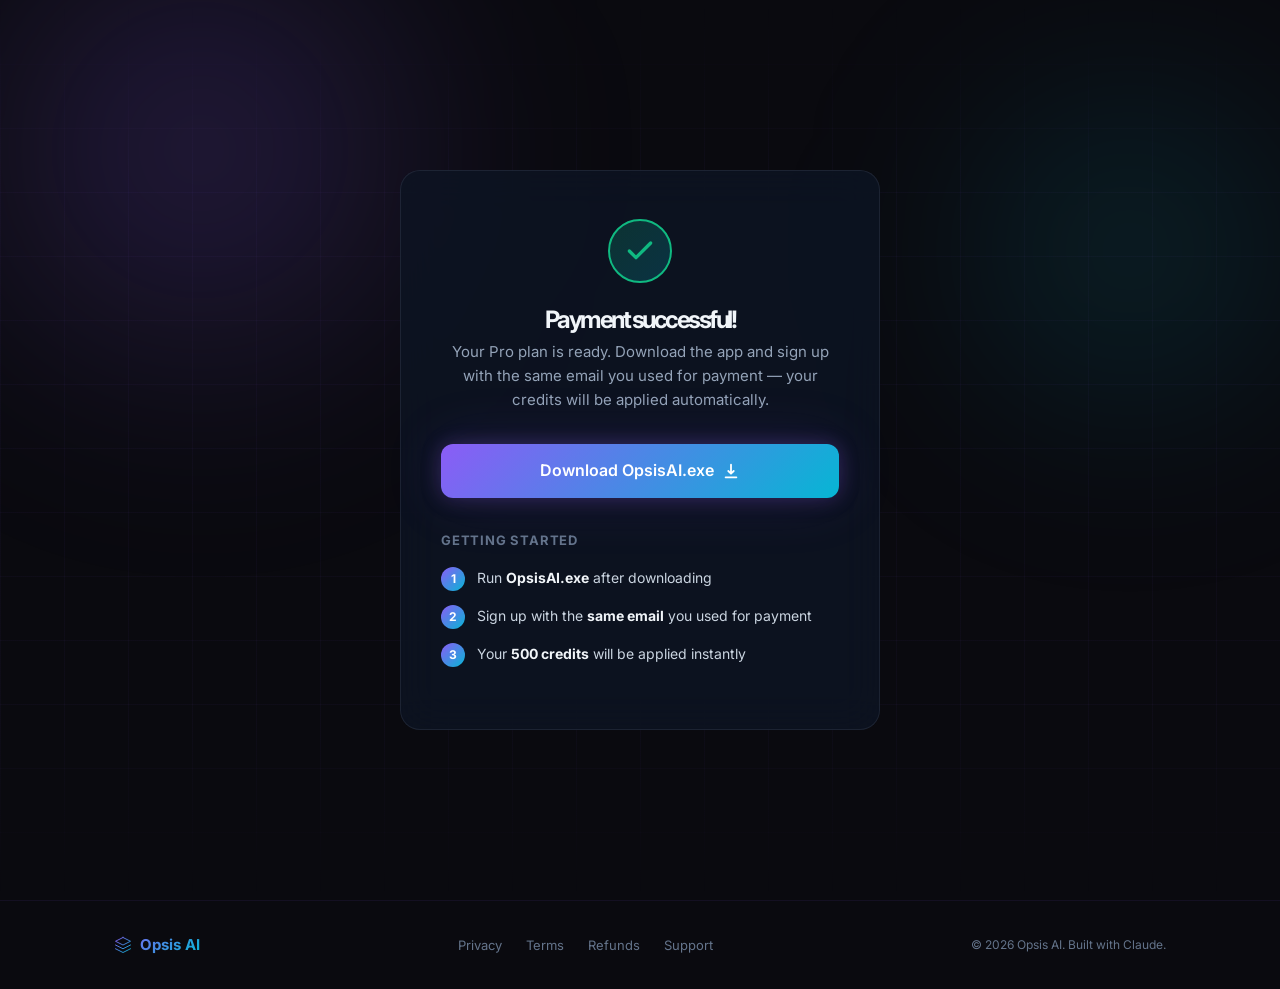
<file: download.html>
<!DOCTYPE html>
<html lang="en">
<head>
  <meta charset="UTF-8" />
  <meta name="viewport" content="width=device-width, initial-scale=1.0" />
  <title>Download Opsis AI</title>
  <link rel="preconnect" href="https://fonts.googleapis.com" />
  <link href="https://fonts.googleapis.com/css2?family=Inter:wght@300;400;500;600;700;800&display=swap" rel="stylesheet" />
  <link rel="stylesheet" href="styles.css" />
  <style>
    .download-page {
      min-height: 100vh;
      display: flex;
      align-items: center;
      justify-content: center;
      padding: 40px 20px;
      position: relative;
    }
    .download-card {
      max-width: 480px;
      width: 100%;
      background: rgba(13, 21, 36, 0.8);
      border: 1px solid rgba(148, 163, 184, 0.12);
      border-radius: 20px;
      padding: 48px 40px;
      text-align: center;
      backdrop-filter: blur(20px);
    }
    .download-card .check-icon {
      width: 64px;
      height: 64px;
      border-radius: 50%;
      background: linear-gradient(135deg, rgba(16, 185, 129, 0.2), rgba(6, 182, 212, 0.2));
      border: 2px solid #10b981;
      display: flex;
      align-items: center;
      justify-content: center;
      margin: 0 auto 24px;
    }
    .download-card .check-icon svg {
      width: 32px;
      height: 32px;
      color: #10b981;
    }
    .download-card h1 {
      font-size: 24px;
      font-weight: 700;
      margin-bottom: 8px;
    }
    .download-card .subtitle {
      color: #94a3b8;
      font-size: 15px;
      margin-bottom: 32px;
      line-height: 1.6;
    }
    .download-card .btn {
      width: 100%;
      justify-content: center;
      font-size: 16px;
      padding: 14px 24px;
    }
    .download-card .steps {
      margin-top: 32px;
      text-align: left;
    }
    .download-card .steps h3 {
      font-size: 13px;
      text-transform: uppercase;
      letter-spacing: 0.8px;
      color: #64748b;
      margin-bottom: 16px;
    }
    .download-card .step {
      display: flex;
      gap: 12px;
      align-items: flex-start;
      margin-bottom: 14px;
    }
    .download-card .step-num {
      width: 24px;
      height: 24px;
      border-radius: 50%;
      background: linear-gradient(135deg, #8b5cf6, #06b6d4);
      color: white;
      font-size: 12px;
      font-weight: 700;
      display: flex;
      align-items: center;
      justify-content: center;
      flex-shrink: 0;
    }
    .download-card .step p {
      font-size: 14px;
      color: #cbd5e1;
      line-height: 1.5;
    }
    .download-card .step strong {
      color: #f1f5f9;
    }
  </style>
</head>
<body>
  <div class="download-page">
    <div class="hero-bg">
      <div class="orb orb-1"></div>
      <div class="orb orb-2"></div>
      <div class="grid-lines"></div>
    </div>
    <div class="download-card">
      <div class="check-icon">
        <svg viewBox="0 0 24 24" fill="none" stroke="currentColor" stroke-width="2.5" stroke-linecap="round" stroke-linejoin="round">
          <polyline points="20 6 9 17 4 12"></polyline>
        </svg>
      </div>
      <h1>Payment successful!</h1>
      <p class="subtitle">Your Pro plan is ready. Download the app and sign up with the same email you used for payment — your credits will be applied automatically.</p>
      <a href="downloads/OpsisAI.exe" class="btn btn-primary" download>
        Download OpsisAI.exe
        <svg viewBox="0 0 20 20" fill="currentColor" width="18" height="18"><path fill-rule="evenodd" d="M3 17a1 1 0 011-1h12a1 1 0 110 2H4a1 1 0 01-1-1zm3.293-7.707a1 1 0 011.414 0L9 10.586V3a1 1 0 112 0v7.586l1.293-1.293a1 1 0 111.414 1.414l-3 3a1 1 0 01-1.414 0l-3-3a1 1 0 010-1.414z" clip-rule="evenodd"/></svg>
      </a>
      <div class="steps">
        <h3>Getting started</h3>
        <div class="step">
          <div class="step-num">1</div>
          <p>Run <strong>OpsisAI.exe</strong> after downloading</p>
        </div>
        <div class="step">
          <div class="step-num">2</div>
          <p>Sign up with the <strong>same email</strong> you used for payment</p>
        </div>
        <div class="step">
          <div class="step-num">3</div>
          <p>Your <strong>500 credits</strong> will be applied instantly</p>
        </div>
      </div>
    </div>
  </div>
  <footer class="footer">
    <div class="container footer-inner">
      <div class="footer-logo">
        <svg width="18" height="18" viewBox="0 0 48 48" fill="none"><path d="M24 4L4 14l20 10 20-10L24 4zM4 34l20 10 20-10M4 24l20 10 20-10" stroke="url(#fgx)" stroke-width="2.5" stroke-linecap="round" stroke-linejoin="round"/><defs><linearGradient id="fgx" x1="4" y1="4" x2="44" y2="44" gradientUnits="userSpaceOnUse"><stop stop-color="#8b5cf6"/><stop offset="1" stop-color="#06b6d4"/></linearGradient></defs></svg>
        <span>Opsis AI</span>
      </div>
      <div class="footer-links">
        <a href="privacy.html">Privacy</a>
        <a href="terms.html">Terms</a>
        <a href="terms.html#refunds">Refunds</a>
        <a href="mailto:support@opsis.ai">Support</a>
      </div>
      <p class="footer-copy">&copy; 2026 Opsis AI. Built with Claude.</p>
    </div>
  </footer>

</body>
</html>
</file>
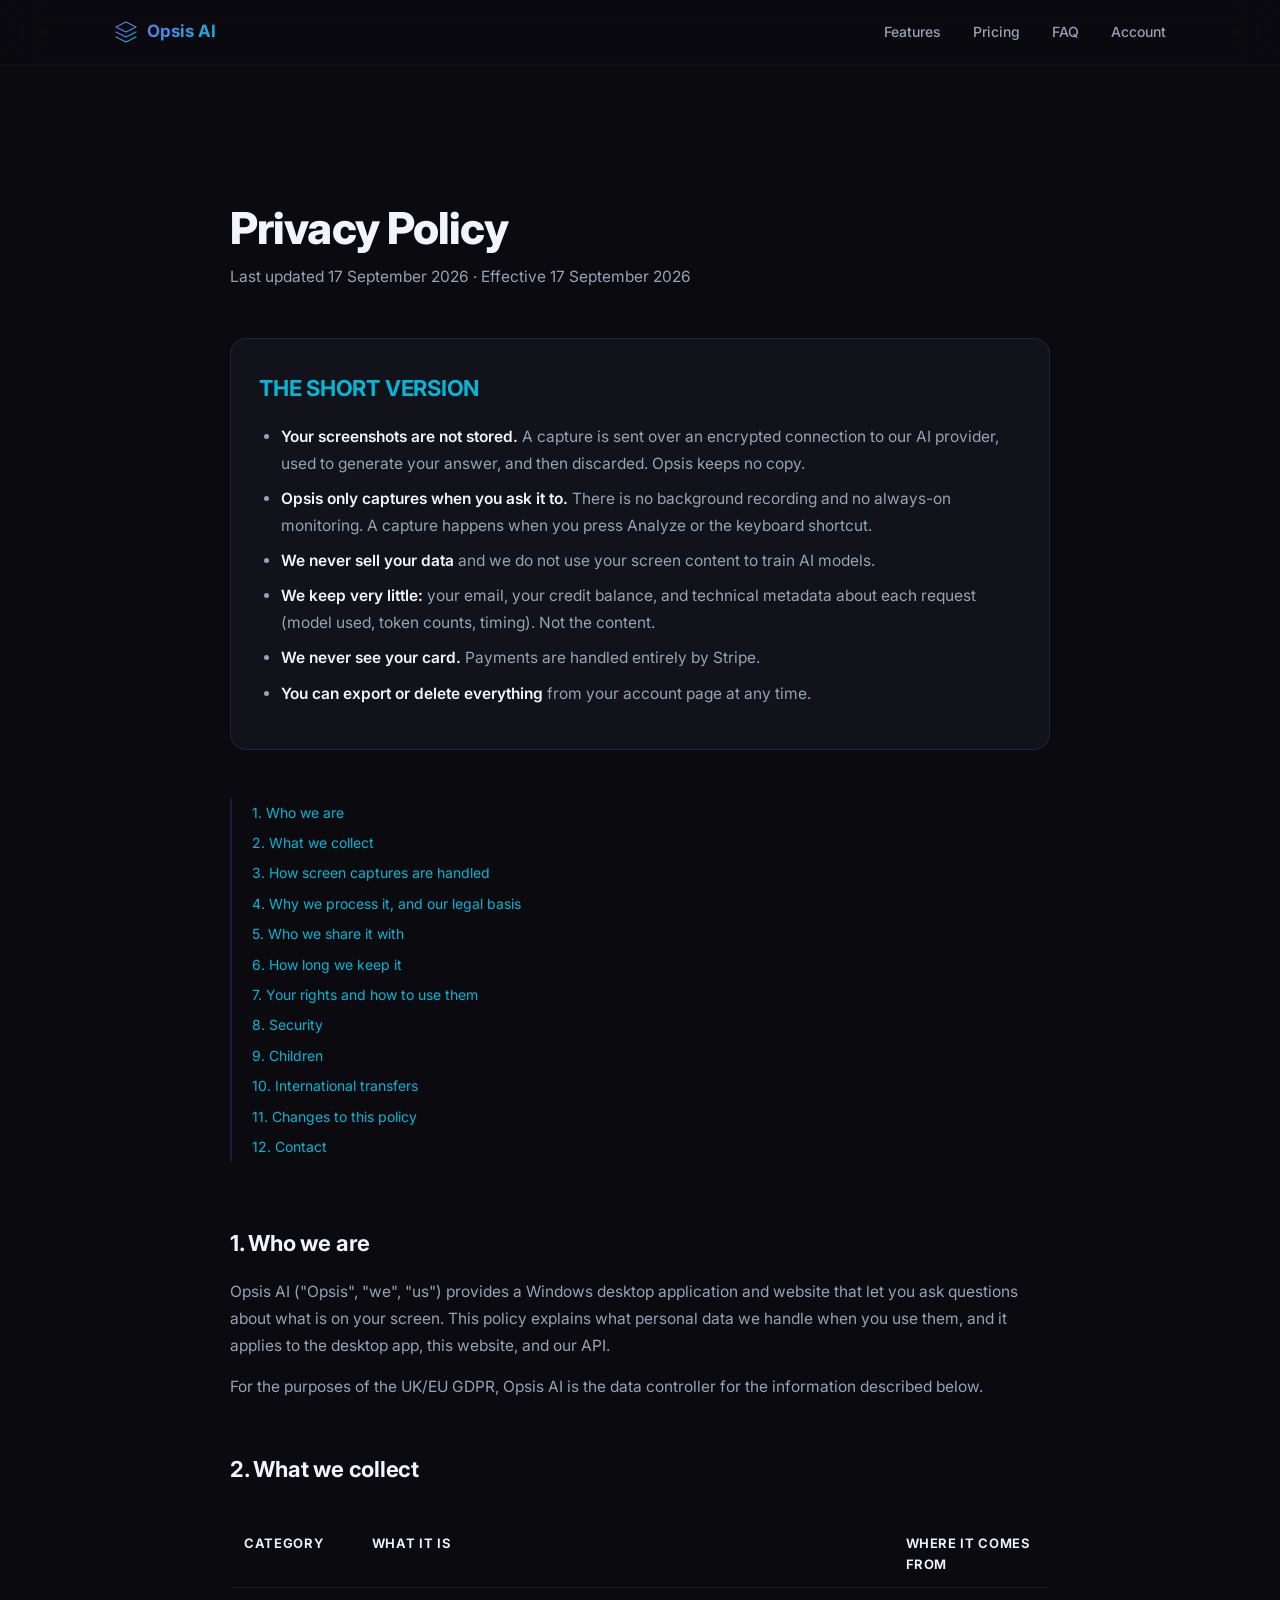
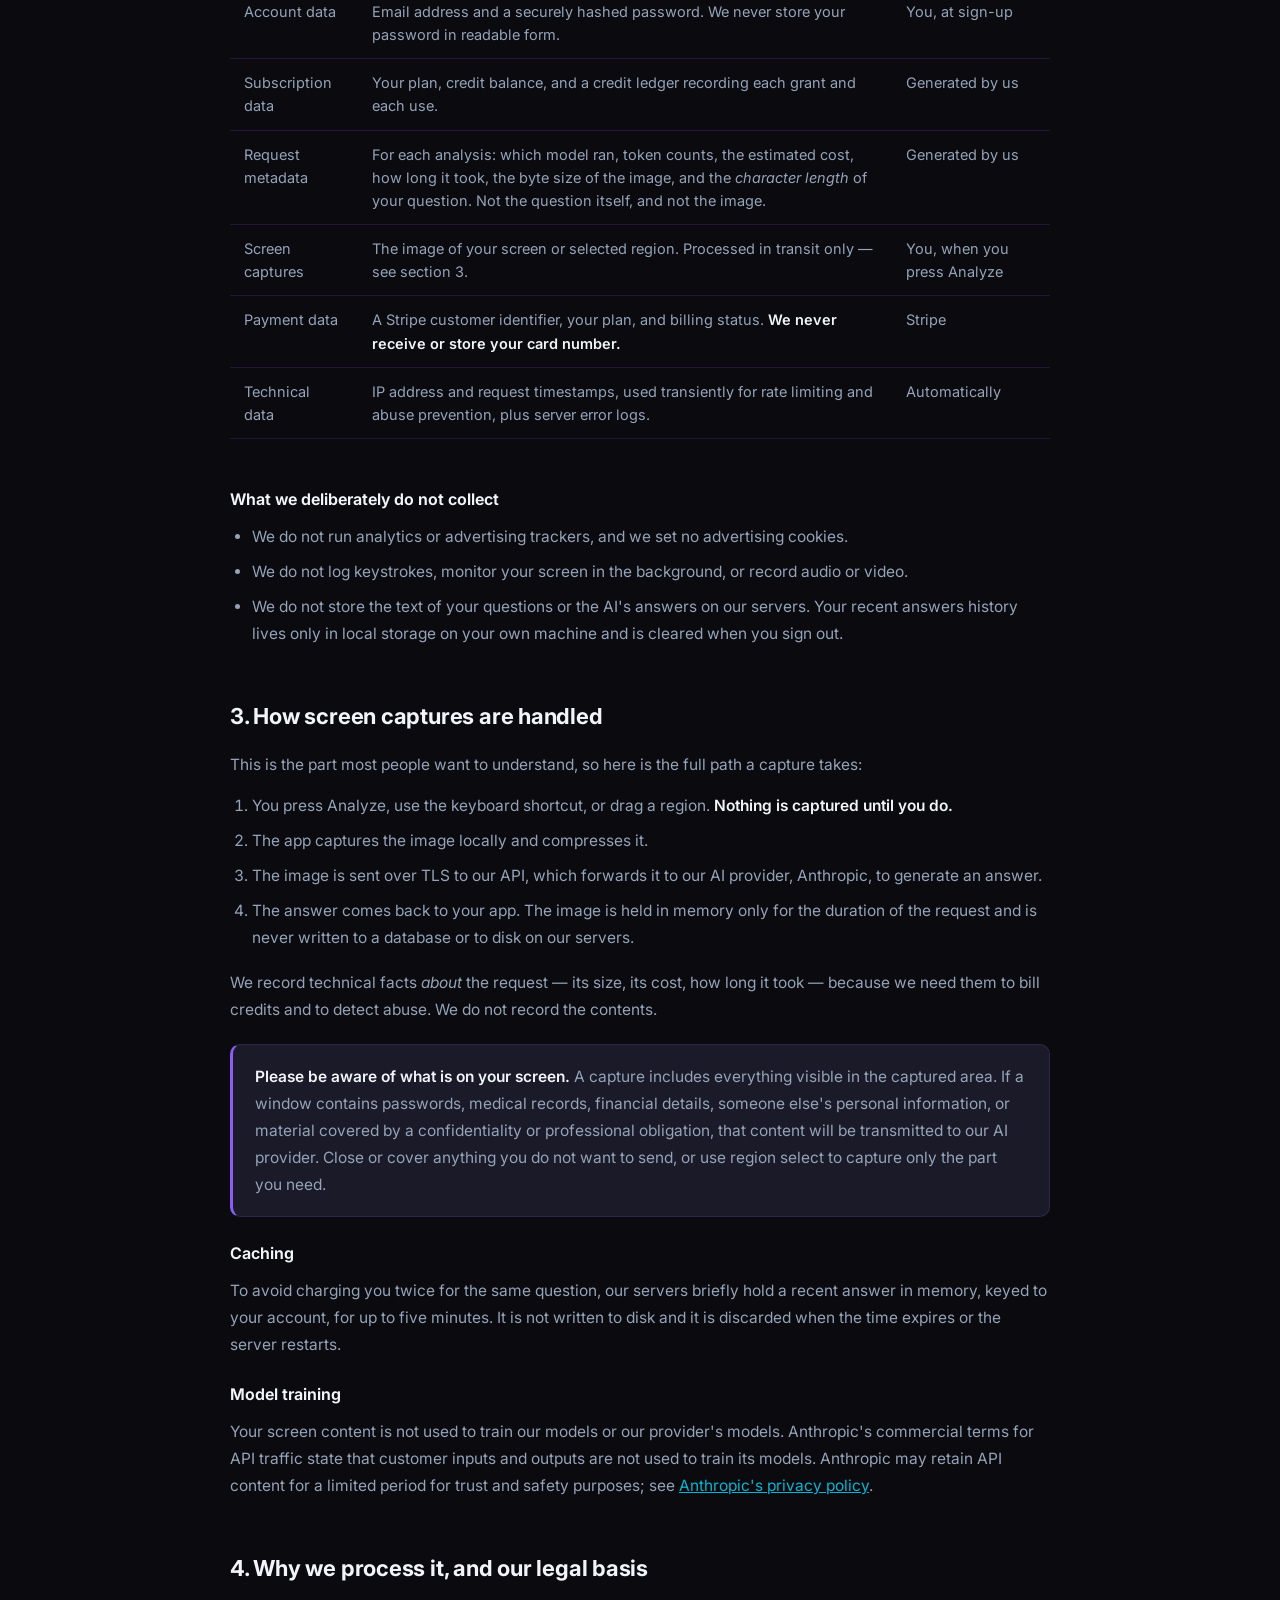
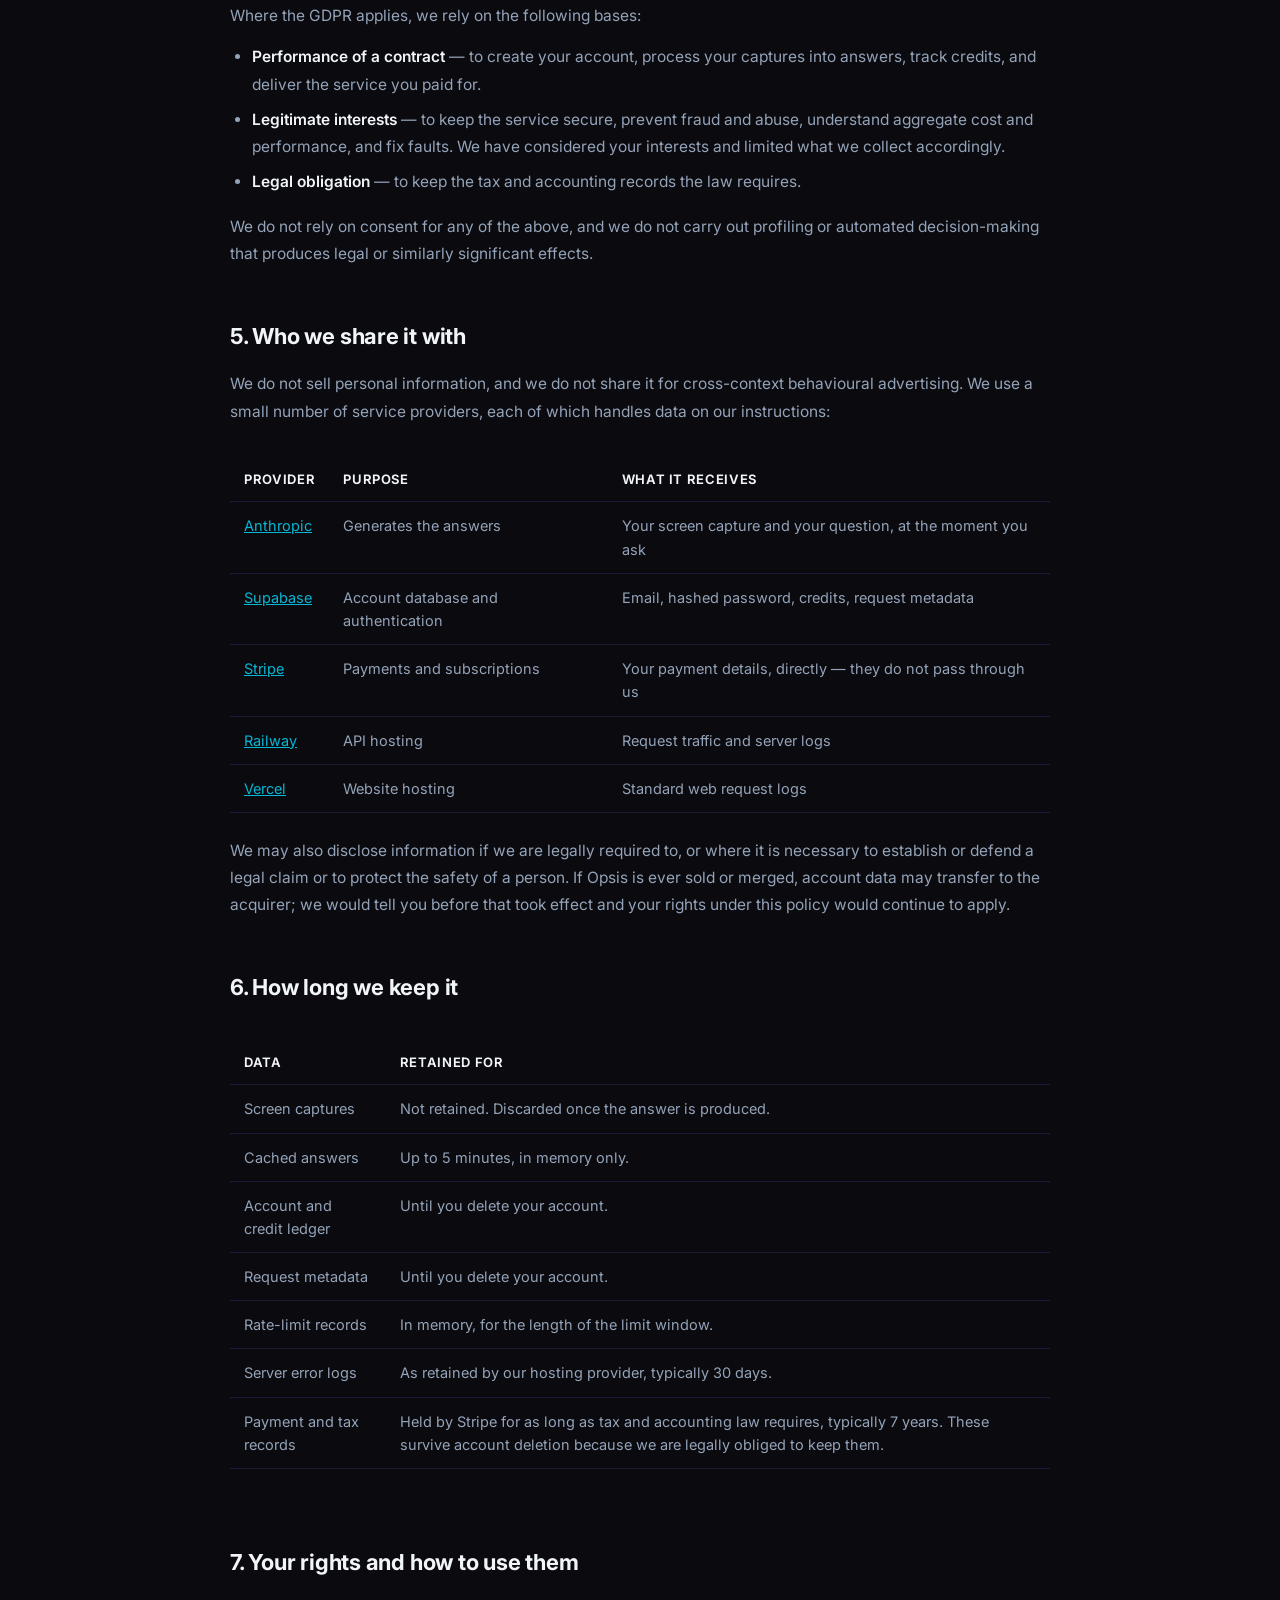
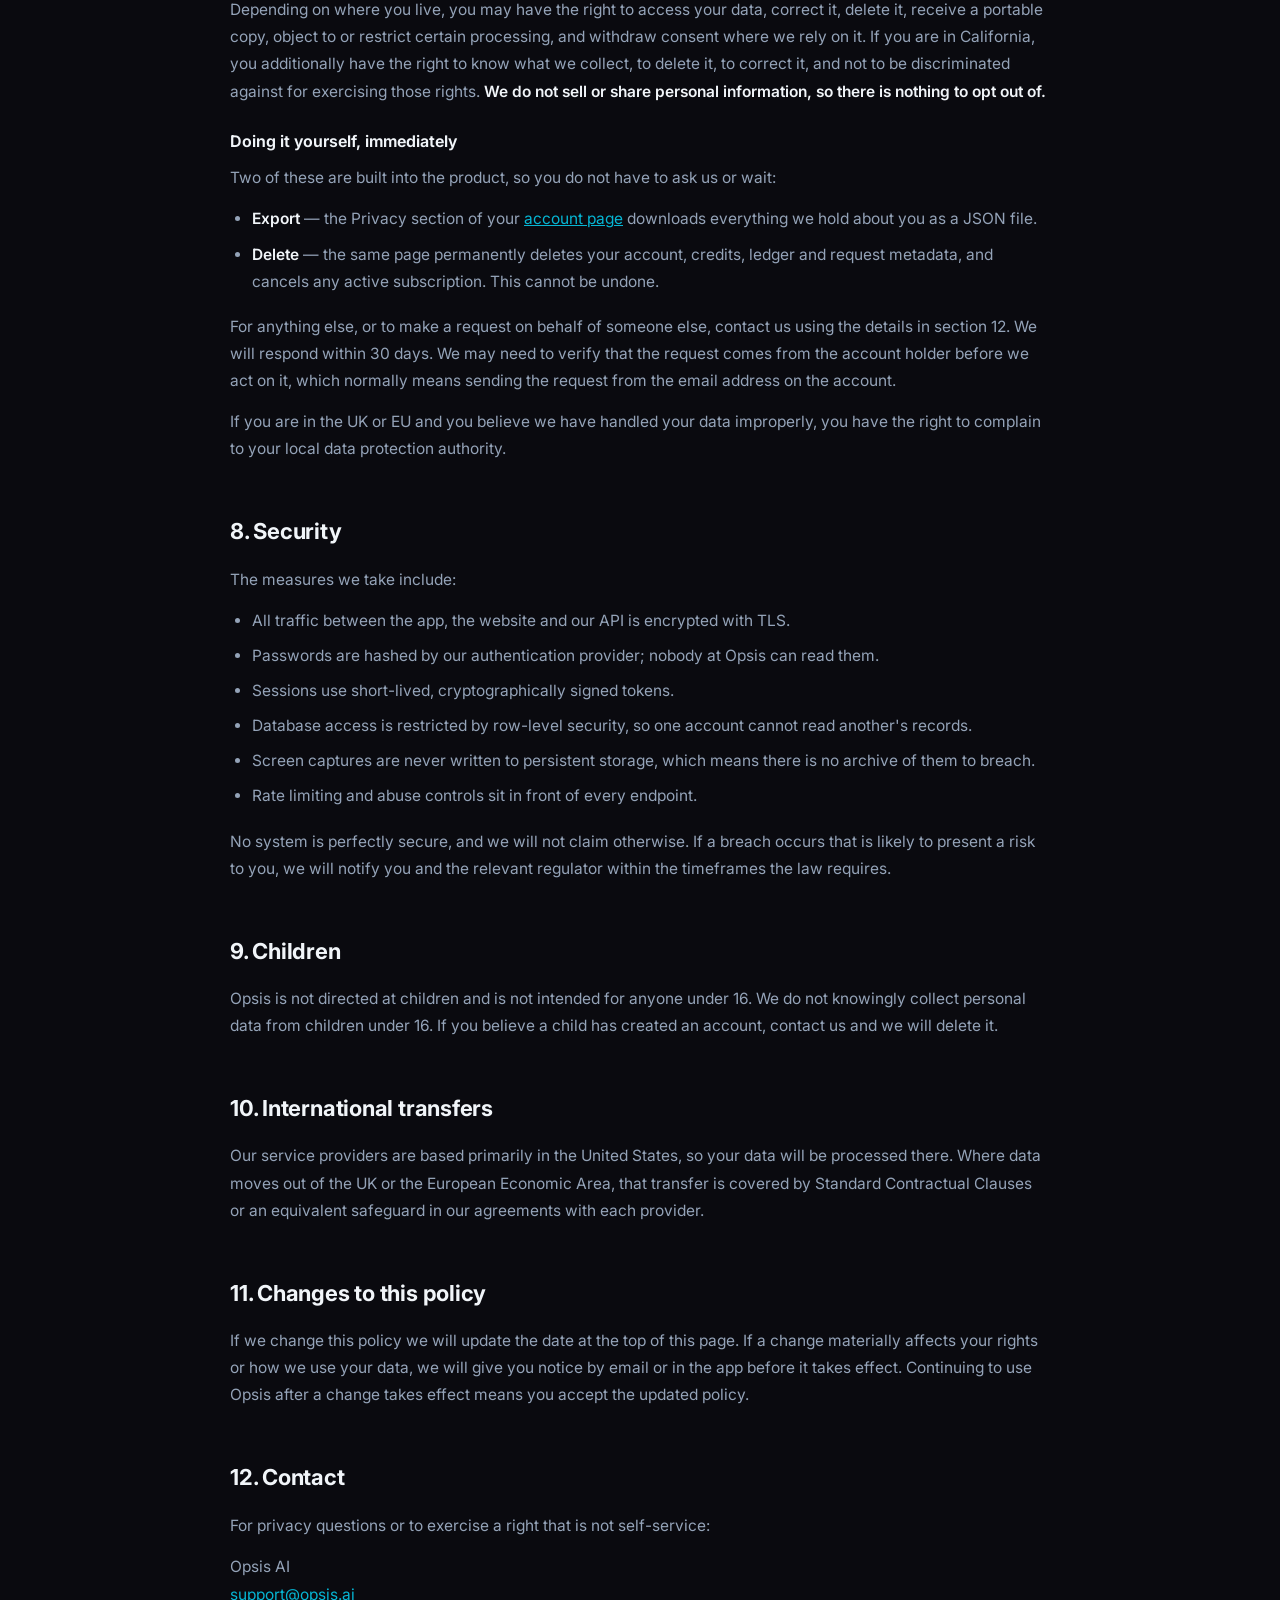
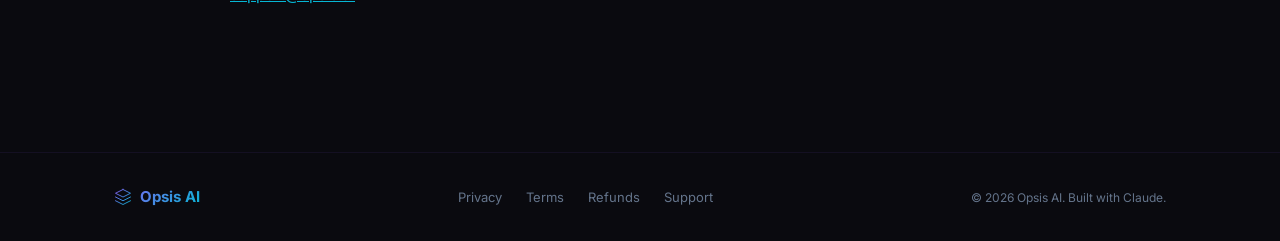
<file: privacy.html>
<!DOCTYPE html>
<html lang="en">
<head>
  <meta charset="UTF-8" />
  <meta name="viewport" content="width=device-width, initial-scale=1.0" />
  <title>Privacy Policy — Opsis AI</title>
  <meta name="description" content="How Opsis AI handles your screen captures, account data and payments." />
  <link rel="preconnect" href="https://fonts.googleapis.com" />
  <link href="https://fonts.googleapis.com/css2?family=Inter:wght@300;400;500;600;700;800&display=swap" rel="stylesheet" />
  <link rel="stylesheet" href="styles.css" />
</head>
<body>

  <nav class="nav">
    <div class="container nav-inner">
      <a href="index.html" class="nav-logo" style="text-decoration:none;color:inherit">
        <svg width="24" height="24" viewBox="0 0 48 48" fill="none">
          <path d="M24 4L4 14l20 10 20-10L24 4zM4 34l20 10 20-10M4 24l20 10 20-10" stroke="url(#ng)" stroke-width="2.5" stroke-linecap="round" stroke-linejoin="round"/>
          <defs><linearGradient id="ng" x1="4" y1="4" x2="44" y2="44" gradientUnits="userSpaceOnUse"><stop stop-color="#8b5cf6"/><stop offset="1" stop-color="#06b6d4"/></linearGradient></defs>
        </svg>
        <span>Opsis AI</span>
      </a>
      <div class="nav-links">
        <a href="index.html#features">Features</a>
        <a href="index.html#pricing">Pricing</a>
        <a href="index.html#faq">FAQ</a>
        <a href="account.html">Account</a>
      </div>
    </div>
  </nav>

  <main class="container legal">

    <div class="legal-header">
      <h1>Privacy Policy</h1>
      <p class="legal-updated">Last updated 17 September 2026 &middot; Effective 17 September 2026</p>
    </div>

    <div class="legal-summary">
      <h2>The short version</h2>
      <ul>
        <li><strong>Your screenshots are not stored.</strong> A capture is sent over an encrypted connection to our AI provider, used to generate your answer, and then discarded. Opsis keeps no copy.</li>
        <li><strong>Opsis only captures when you ask it to.</strong> There is no background recording and no always-on monitoring. A capture happens when you press Analyze or the keyboard shortcut.</li>
        <li><strong>We never sell your data</strong> and we do not use your screen content to train AI models.</li>
        <li><strong>We keep very little:</strong> your email, your credit balance, and technical metadata about each request (model used, token counts, timing). Not the content.</li>
        <li><strong>We never see your card.</strong> Payments are handled entirely by Stripe.</li>
        <li><strong>You can export or delete everything</strong> from your account page at any time.</li>
      </ul>
    </div>

    <nav class="legal-toc">
      <a href="#who">1. Who we are</a>
      <a href="#what">2. What we collect</a>
      <a href="#screenshots">3. How screen captures are handled</a>
      <a href="#why">4. Why we process it, and our legal basis</a>
      <a href="#sharing">5. Who we share it with</a>
      <a href="#retention">6. How long we keep it</a>
      <a href="#rights">7. Your rights and how to use them</a>
      <a href="#security">8. Security</a>
      <a href="#children">9. Children</a>
      <a href="#transfers">10. International transfers</a>
      <a href="#changes">11. Changes to this policy</a>
      <a href="#contact">12. Contact</a>
    </nav>

    <section id="who">
      <h2>1. Who we are</h2>
      <p>Opsis AI ("Opsis", "we", "us") provides a Windows desktop application and website that let you ask questions about what is on your screen. This policy explains what personal data we handle when you use them, and it applies to the desktop app, this website, and our API.</p>
      <p>For the purposes of the UK/EU GDPR, Opsis AI is the data controller for the information described below.</p>
    </section>

    <section id="what">
      <h2>2. What we collect</h2>

      <div class="legal-table-wrap">
        <table class="legal-table">
          <thead>
            <tr><th>Category</th><th>What it is</th><th>Where it comes from</th></tr>
          </thead>
          <tbody>
            <tr>
              <td>Account data</td>
              <td>Email address and a securely hashed password. We never store your password in readable form.</td>
              <td>You, at sign-up</td>
            </tr>
            <tr>
              <td>Subscription data</td>
              <td>Your plan, credit balance, and a credit ledger recording each grant and each use.</td>
              <td>Generated by us</td>
            </tr>
            <tr>
              <td>Request metadata</td>
              <td>For each analysis: which model ran, token counts, the estimated cost, how long it took, the byte size of the image, and the <em>character length</em> of your question. Not the question itself, and not the image.</td>
              <td>Generated by us</td>
            </tr>
            <tr>
              <td>Screen captures</td>
              <td>The image of your screen or selected region. Processed in transit only &mdash; see section 3.</td>
              <td>You, when you press Analyze</td>
            </tr>
            <tr>
              <td>Payment data</td>
              <td>A Stripe customer identifier, your plan, and billing status. <strong>We never receive or store your card number.</strong></td>
              <td>Stripe</td>
            </tr>
            <tr>
              <td>Technical data</td>
              <td>IP address and request timestamps, used transiently for rate limiting and abuse prevention, plus server error logs.</td>
              <td>Automatically</td>
            </tr>
          </tbody>
        </table>
      </div>

      <h3>What we deliberately do not collect</h3>
      <ul>
        <li>We do not run analytics or advertising trackers, and we set no advertising cookies.</li>
        <li>We do not log keystrokes, monitor your screen in the background, or record audio or video.</li>
        <li>We do not store the text of your questions or the AI's answers on our servers. Your recent answers history lives only in local storage on your own machine and is cleared when you sign out.</li>
      </ul>
    </section>

    <section id="screenshots">
      <h2>3. How screen captures are handled</h2>
      <p>This is the part most people want to understand, so here is the full path a capture takes:</p>
      <ol>
        <li>You press Analyze, use the keyboard shortcut, or drag a region. <strong>Nothing is captured until you do.</strong></li>
        <li>The app captures the image locally and compresses it.</li>
        <li>The image is sent over TLS to our API, which forwards it to our AI provider, Anthropic, to generate an answer.</li>
        <li>The answer comes back to your app. The image is held in memory only for the duration of the request and is never written to a database or to disk on our servers.</li>
      </ol>
      <p>We record technical facts <em>about</em> the request &mdash; its size, its cost, how long it took &mdash; because we need them to bill credits and to detect abuse. We do not record the contents.</p>

      <div class="legal-callout">
        <p><strong>Please be aware of what is on your screen.</strong> A capture includes everything visible in the captured area. If a window contains passwords, medical records, financial details, someone else's personal information, or material covered by a confidentiality or professional obligation, that content will be transmitted to our AI provider. Close or cover anything you do not want to send, or use region select to capture only the part you need.</p>
      </div>

      <h3>Caching</h3>
      <p>To avoid charging you twice for the same question, our servers briefly hold a recent answer in memory, keyed to your account, for up to five minutes. It is not written to disk and it is discarded when the time expires or the server restarts.</p>

      <h3>Model training</h3>
      <p>Your screen content is not used to train our models or our provider's models. Anthropic's commercial terms for API traffic state that customer inputs and outputs are not used to train its models. Anthropic may retain API content for a limited period for trust and safety purposes; see <a href="https://www.anthropic.com/legal/privacy" target="_blank" rel="noopener noreferrer">Anthropic's privacy policy</a>.</p>
    </section>

    <section id="why">
      <h2>4. Why we process it, and our legal basis</h2>
      <p>Where the GDPR applies, we rely on the following bases:</p>
      <ul>
        <li><strong>Performance of a contract</strong> &mdash; to create your account, process your captures into answers, track credits, and deliver the service you paid for.</li>
        <li><strong>Legitimate interests</strong> &mdash; to keep the service secure, prevent fraud and abuse, understand aggregate cost and performance, and fix faults. We have considered your interests and limited what we collect accordingly.</li>
        <li><strong>Legal obligation</strong> &mdash; to keep the tax and accounting records the law requires.</li>
      </ul>
      <p>We do not rely on consent for any of the above, and we do not carry out profiling or automated decision-making that produces legal or similarly significant effects.</p>
    </section>

    <section id="sharing">
      <h2>5. Who we share it with</h2>
      <p>We do not sell personal information, and we do not share it for cross-context behavioural advertising. We use a small number of service providers, each of which handles data on our instructions:</p>
      <div class="legal-table-wrap">
        <table class="legal-table">
          <thead><tr><th>Provider</th><th>Purpose</th><th>What it receives</th></tr></thead>
          <tbody>
            <tr>
              <td><a href="https://www.anthropic.com/legal/privacy" target="_blank" rel="noopener noreferrer">Anthropic</a></td>
              <td>Generates the answers</td>
              <td>Your screen capture and your question, at the moment you ask</td>
            </tr>
            <tr>
              <td><a href="https://supabase.com/privacy" target="_blank" rel="noopener noreferrer">Supabase</a></td>
              <td>Account database and authentication</td>
              <td>Email, hashed password, credits, request metadata</td>
            </tr>
            <tr>
              <td><a href="https://stripe.com/privacy" target="_blank" rel="noopener noreferrer">Stripe</a></td>
              <td>Payments and subscriptions</td>
              <td>Your payment details, directly &mdash; they do not pass through us</td>
            </tr>
            <tr>
              <td><a href="https://railway.com/legal/privacy" target="_blank" rel="noopener noreferrer">Railway</a></td>
              <td>API hosting</td>
              <td>Request traffic and server logs</td>
            </tr>
            <tr>
              <td><a href="https://vercel.com/legal/privacy-policy" target="_blank" rel="noopener noreferrer">Vercel</a></td>
              <td>Website hosting</td>
              <td>Standard web request logs</td>
            </tr>
          </tbody>
        </table>
      </div>
      <p>We may also disclose information if we are legally required to, or where it is necessary to establish or defend a legal claim or to protect the safety of a person. If Opsis is ever sold or merged, account data may transfer to the acquirer; we would tell you before that took effect and your rights under this policy would continue to apply.</p>
    </section>

    <section id="retention">
      <h2>6. How long we keep it</h2>
      <div class="legal-table-wrap">
        <table class="legal-table">
          <thead><tr><th>Data</th><th>Retained for</th></tr></thead>
          <tbody>
            <tr><td>Screen captures</td><td>Not retained. Discarded once the answer is produced.</td></tr>
            <tr><td>Cached answers</td><td>Up to 5 minutes, in memory only.</td></tr>
            <tr><td>Account and credit ledger</td><td>Until you delete your account.</td></tr>
            <tr><td>Request metadata</td><td>Until you delete your account.</td></tr>
            <tr><td>Rate-limit records</td><td>In memory, for the length of the limit window.</td></tr>
            <tr><td>Server error logs</td><td>As retained by our hosting provider, typically 30 days.</td></tr>
            <tr><td>Payment and tax records</td><td>Held by Stripe for as long as tax and accounting law requires, typically 7 years. These survive account deletion because we are legally obliged to keep them.</td></tr>
          </tbody>
        </table>
      </div>
    </section>

    <section id="rights">
      <h2>7. Your rights and how to use them</h2>
      <p>Depending on where you live, you may have the right to access your data, correct it, delete it, receive a portable copy, object to or restrict certain processing, and withdraw consent where we rely on it. If you are in California, you additionally have the right to know what we collect, to delete it, to correct it, and not to be discriminated against for exercising those rights. <strong>We do not sell or share personal information, so there is nothing to opt out of.</strong></p>

      <h3>Doing it yourself, immediately</h3>
      <p>Two of these are built into the product, so you do not have to ask us or wait:</p>
      <ul>
        <li><strong>Export</strong> &mdash; the Privacy section of your <a href="account.html">account page</a> downloads everything we hold about you as a JSON file.</li>
        <li><strong>Delete</strong> &mdash; the same page permanently deletes your account, credits, ledger and request metadata, and cancels any active subscription. This cannot be undone.</li>
      </ul>
      <p>For anything else, or to make a request on behalf of someone else, contact us using the details in section 12. We will respond within 30 days. We may need to verify that the request comes from the account holder before we act on it, which normally means sending the request from the email address on the account.</p>
      <p>If you are in the UK or EU and you believe we have handled your data improperly, you have the right to complain to your local data protection authority.</p>
    </section>

    <section id="security">
      <h2>8. Security</h2>
      <p>The measures we take include:</p>
      <ul>
        <li>All traffic between the app, the website and our API is encrypted with TLS.</li>
        <li>Passwords are hashed by our authentication provider; nobody at Opsis can read them.</li>
        <li>Sessions use short-lived, cryptographically signed tokens.</li>
        <li>Database access is restricted by row-level security, so one account cannot read another's records.</li>
        <li>Screen captures are never written to persistent storage, which means there is no archive of them to breach.</li>
        <li>Rate limiting and abuse controls sit in front of every endpoint.</li>
      </ul>
      <p>No system is perfectly secure, and we will not claim otherwise. If a breach occurs that is likely to present a risk to you, we will notify you and the relevant regulator within the timeframes the law requires.</p>
    </section>

    <section id="children">
      <h2>9. Children</h2>
      <p>Opsis is not directed at children and is not intended for anyone under 16. We do not knowingly collect personal data from children under 16. If you believe a child has created an account, contact us and we will delete it.</p>
    </section>

    <section id="transfers">
      <h2>10. International transfers</h2>
      <p>Our service providers are based primarily in the United States, so your data will be processed there. Where data moves out of the UK or the European Economic Area, that transfer is covered by Standard Contractual Clauses or an equivalent safeguard in our agreements with each provider.</p>
    </section>

    <section id="changes">
      <h2>11. Changes to this policy</h2>
      <p>If we change this policy we will update the date at the top of this page. If a change materially affects your rights or how we use your data, we will give you notice by email or in the app before it takes effect. Continuing to use Opsis after a change takes effect means you accept the updated policy.</p>
    </section>

    <section id="contact">
      <h2>12. Contact</h2>
      <p>For privacy questions or to exercise a right that is not self-service:</p>
      <address>
        Opsis AI<br />
        <a href="mailto:support@opsis.ai">support@opsis.ai</a>
      </address>
    </section>

  </main>

  <footer class="footer">
    <div class="container footer-inner">
      <div class="footer-logo">
        <svg width="18" height="18" viewBox="0 0 48 48" fill="none"><path d="M24 4L4 14l20 10 20-10L24 4zM4 34l20 10 20-10M4 24l20 10 20-10" stroke="url(#fg)" stroke-width="2.5" stroke-linecap="round" stroke-linejoin="round"/><defs><linearGradient id="fg" x1="4" y1="4" x2="44" y2="44" gradientUnits="userSpaceOnUse"><stop stop-color="#8b5cf6"/><stop offset="1" stop-color="#06b6d4"/></linearGradient></defs></svg>
        <span>Opsis AI</span>
      </div>
      <div class="footer-links">
        <a href="privacy.html">Privacy</a>
        <a href="terms.html">Terms</a>
        <a href="terms.html#refunds">Refunds</a>
        <a href="mailto:support@opsis.ai">Support</a>
      </div>
      <p class="footer-copy">&copy; 2026 Opsis AI. Built with Claude.</p>
    </div>
  </footer>

</body>
</html>
</file>
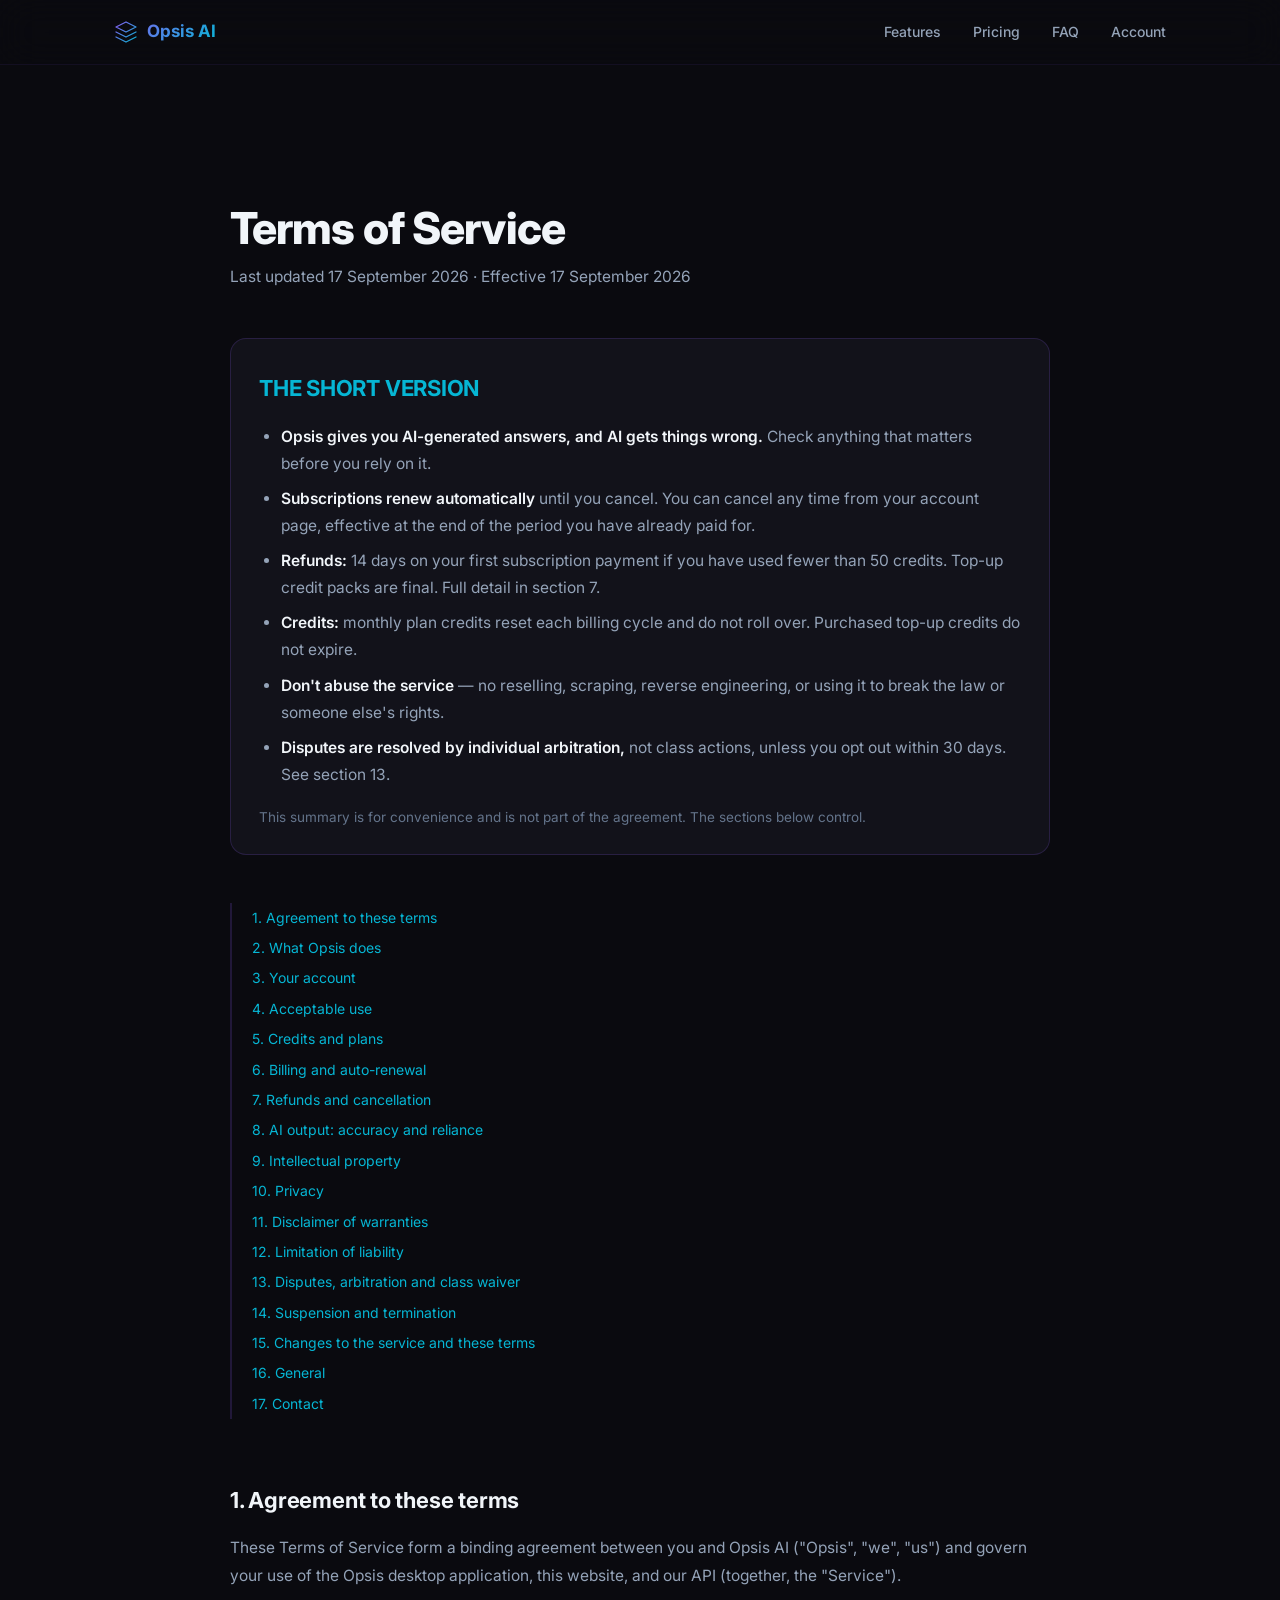
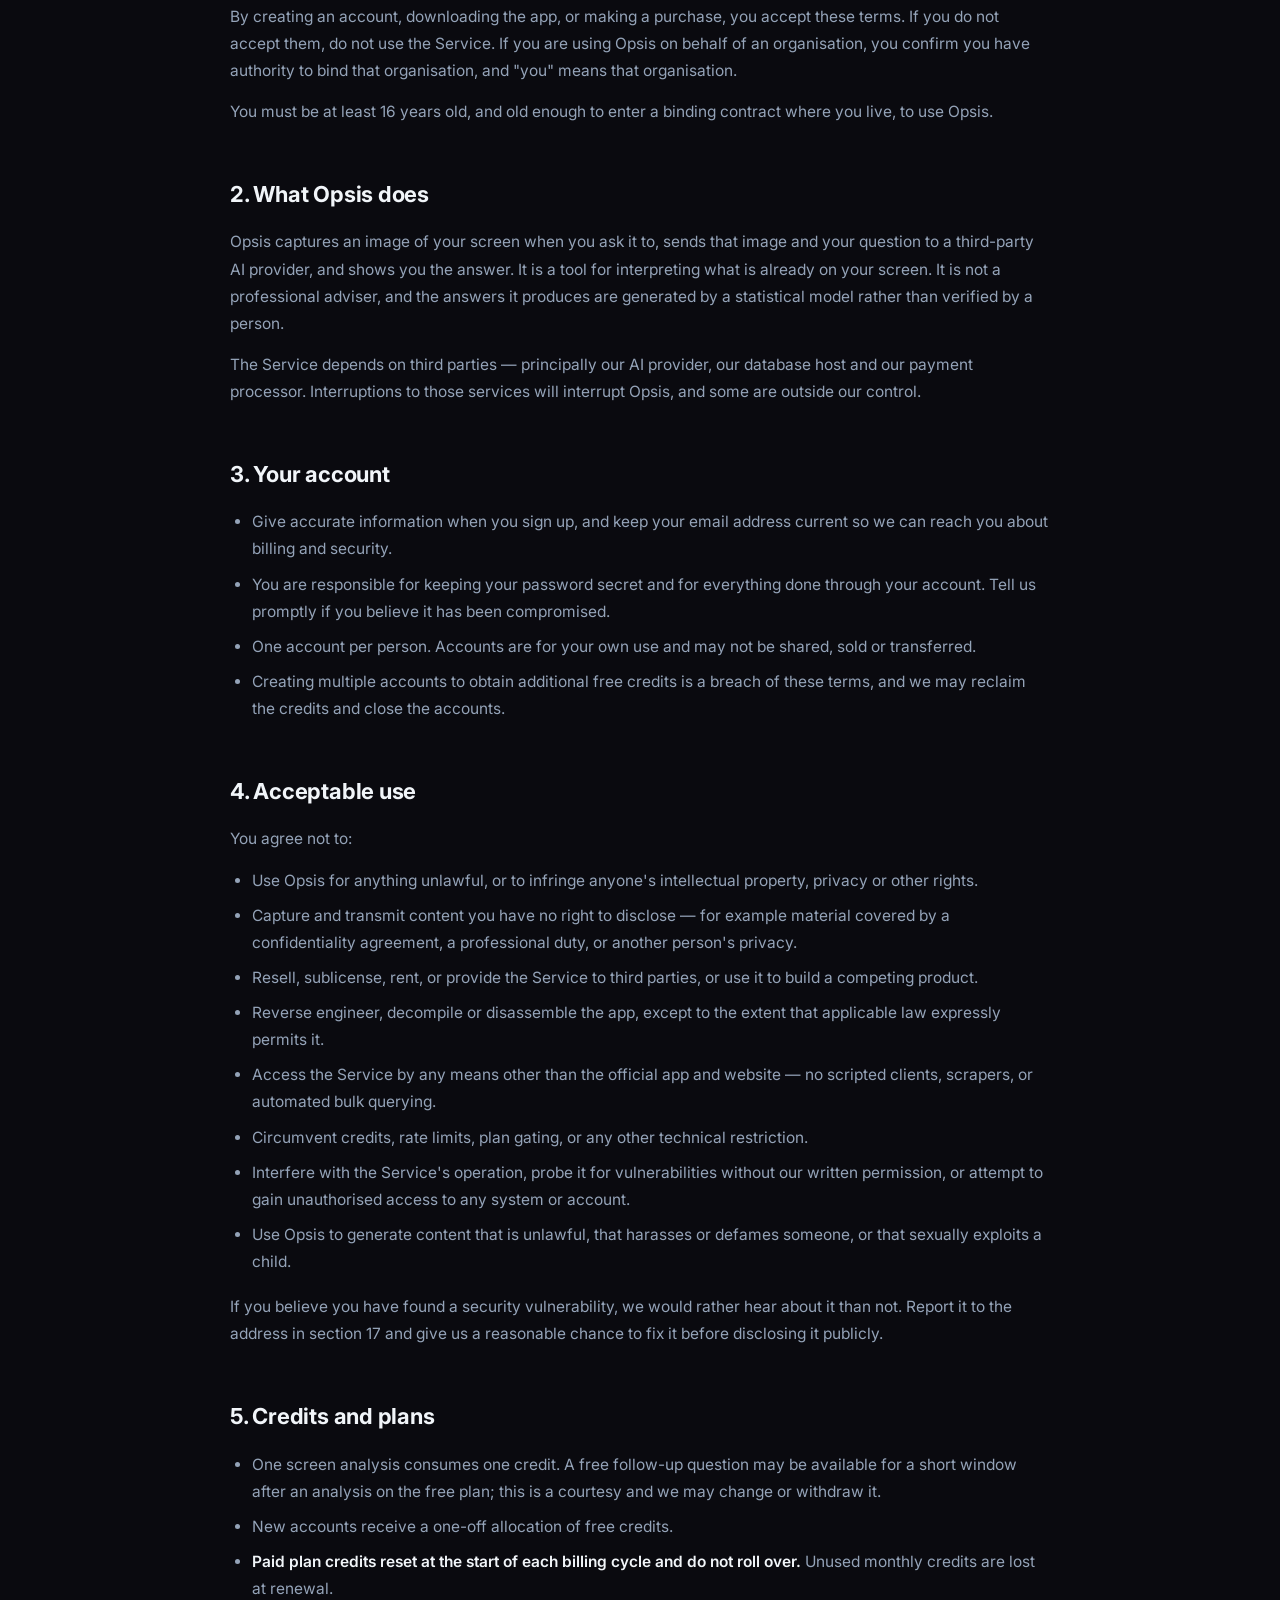
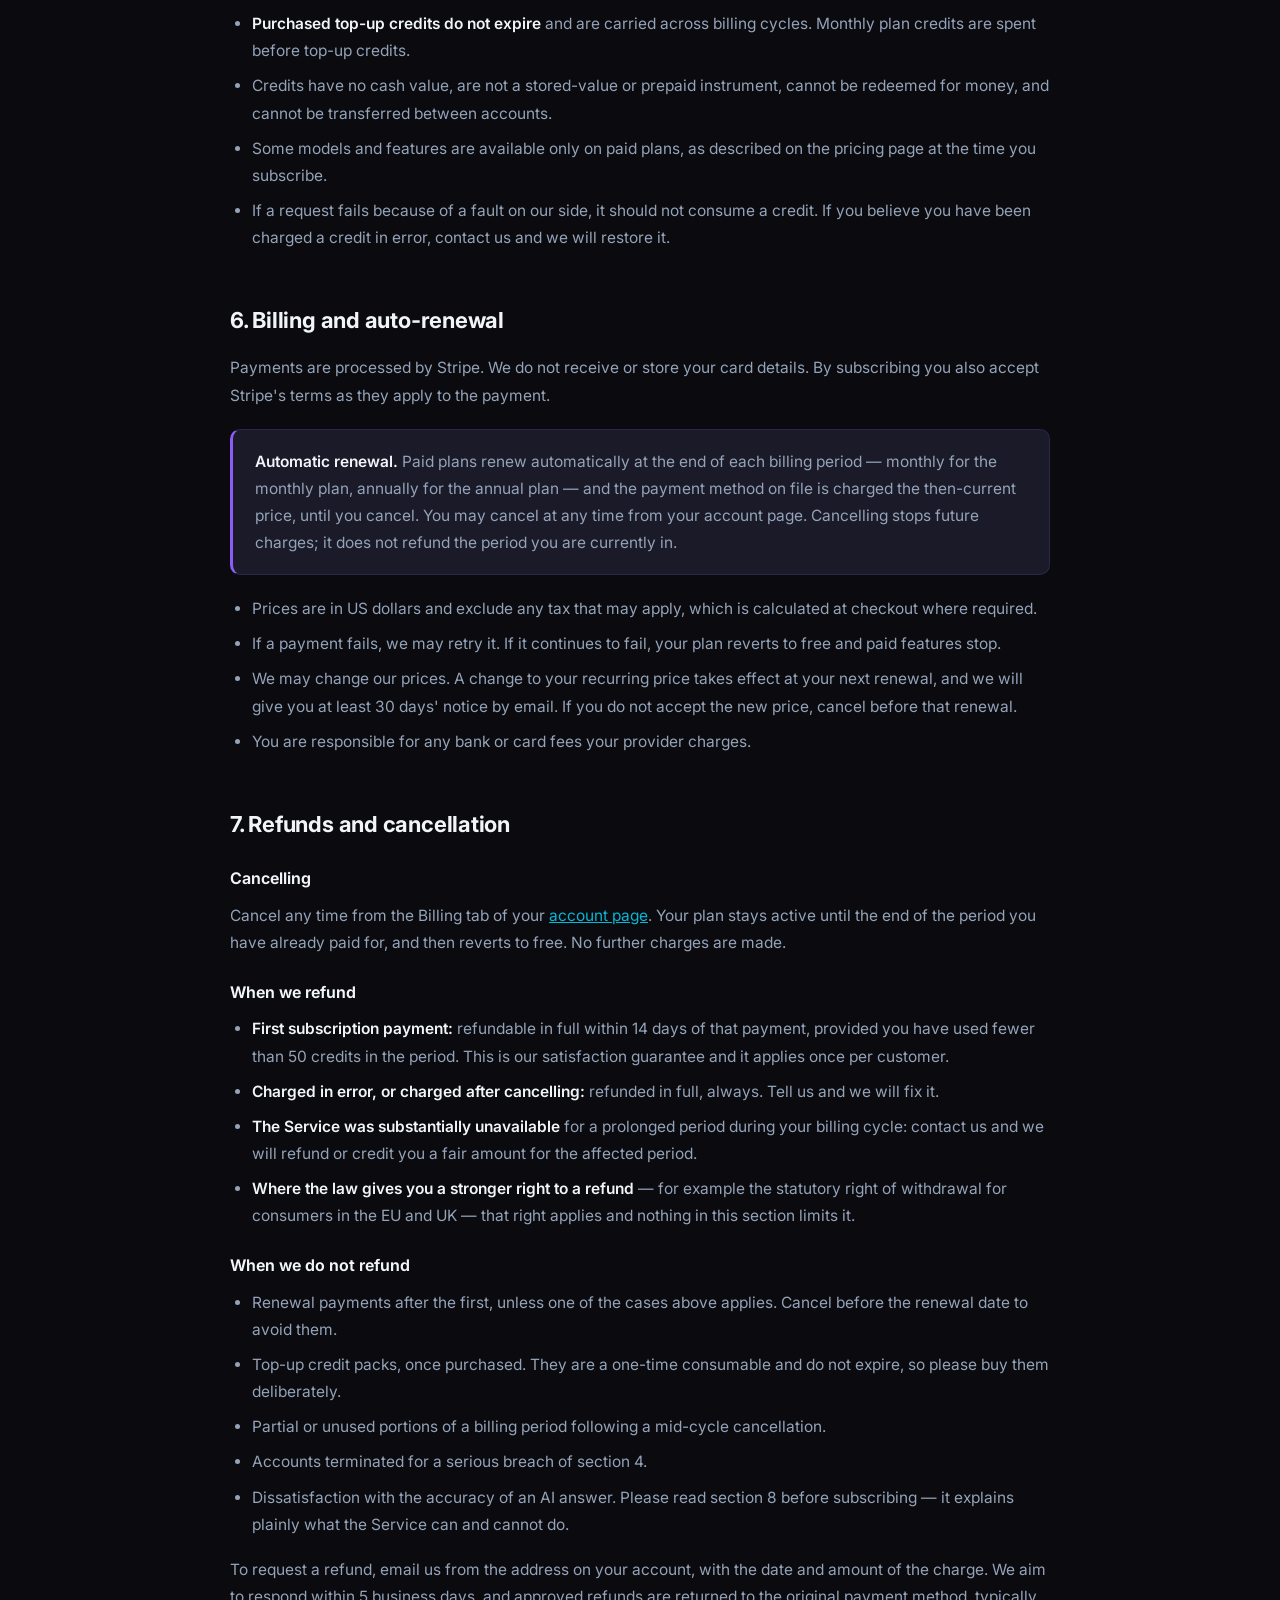
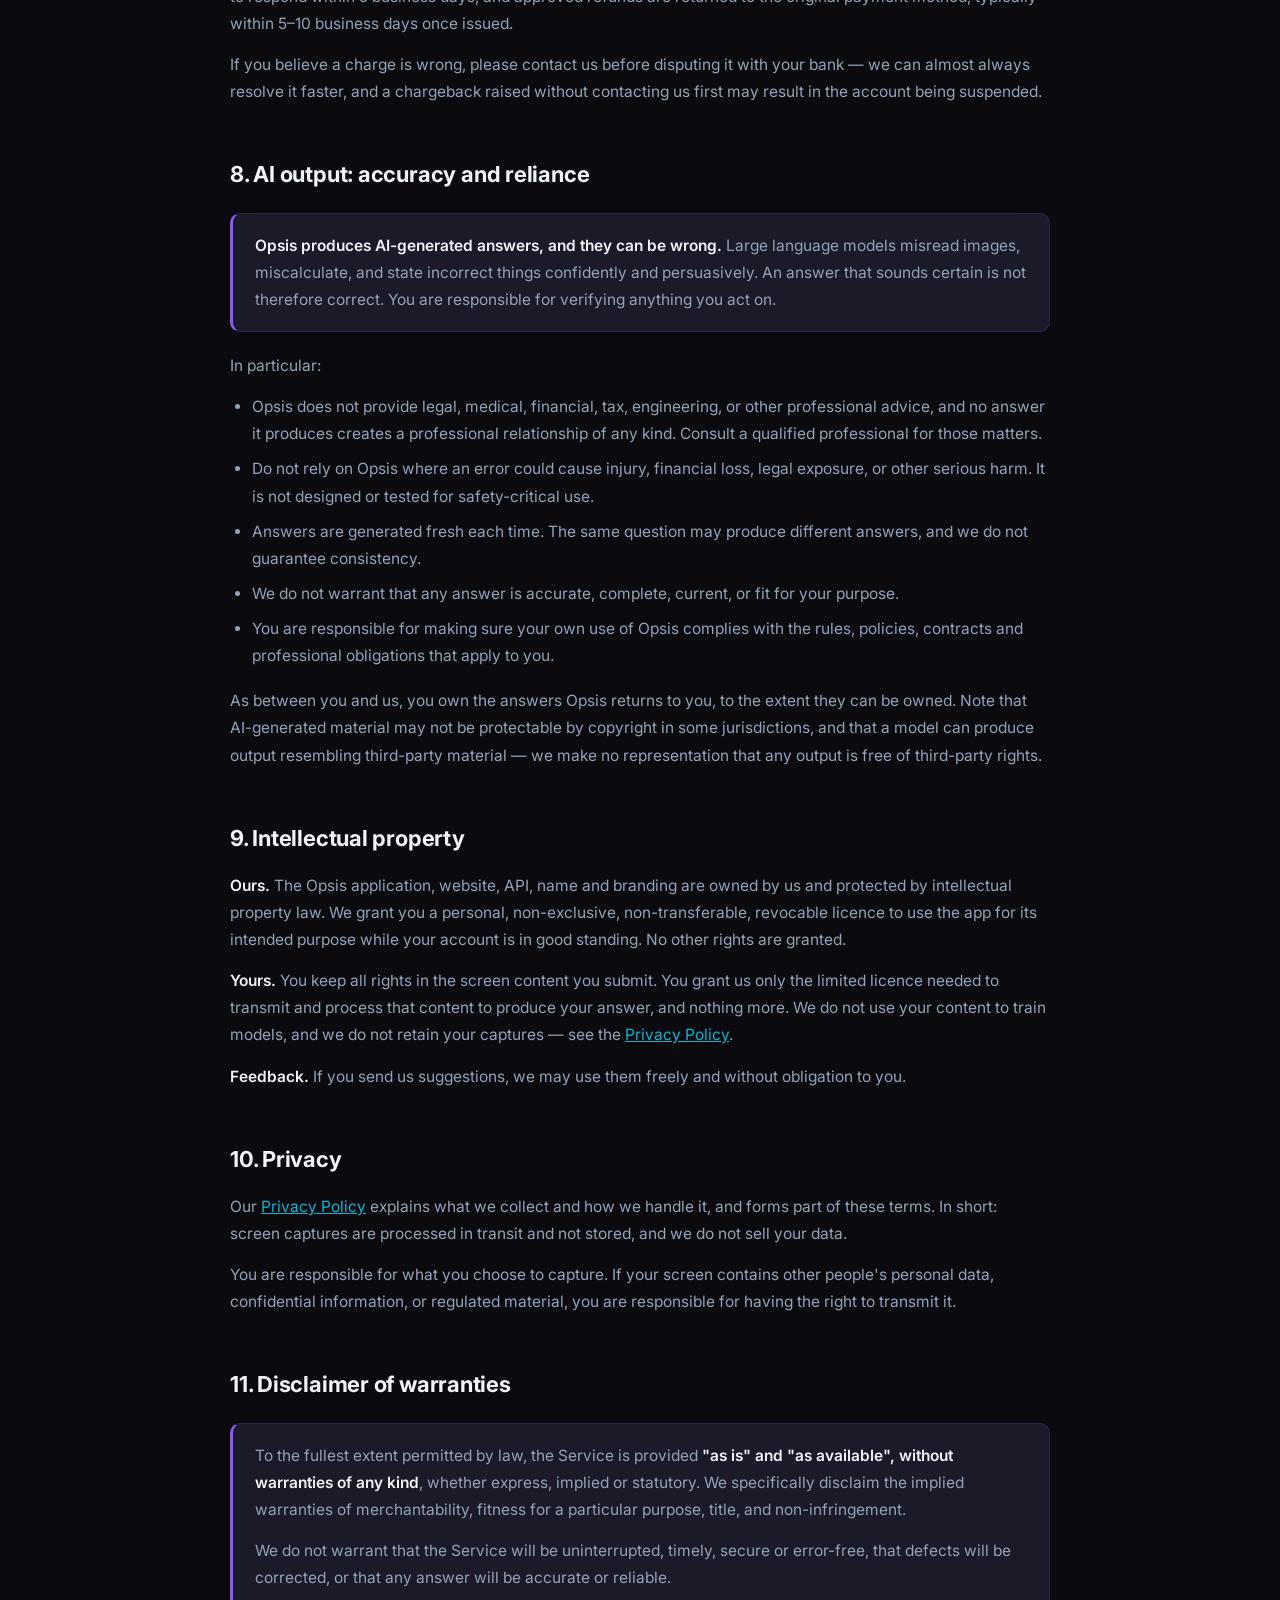
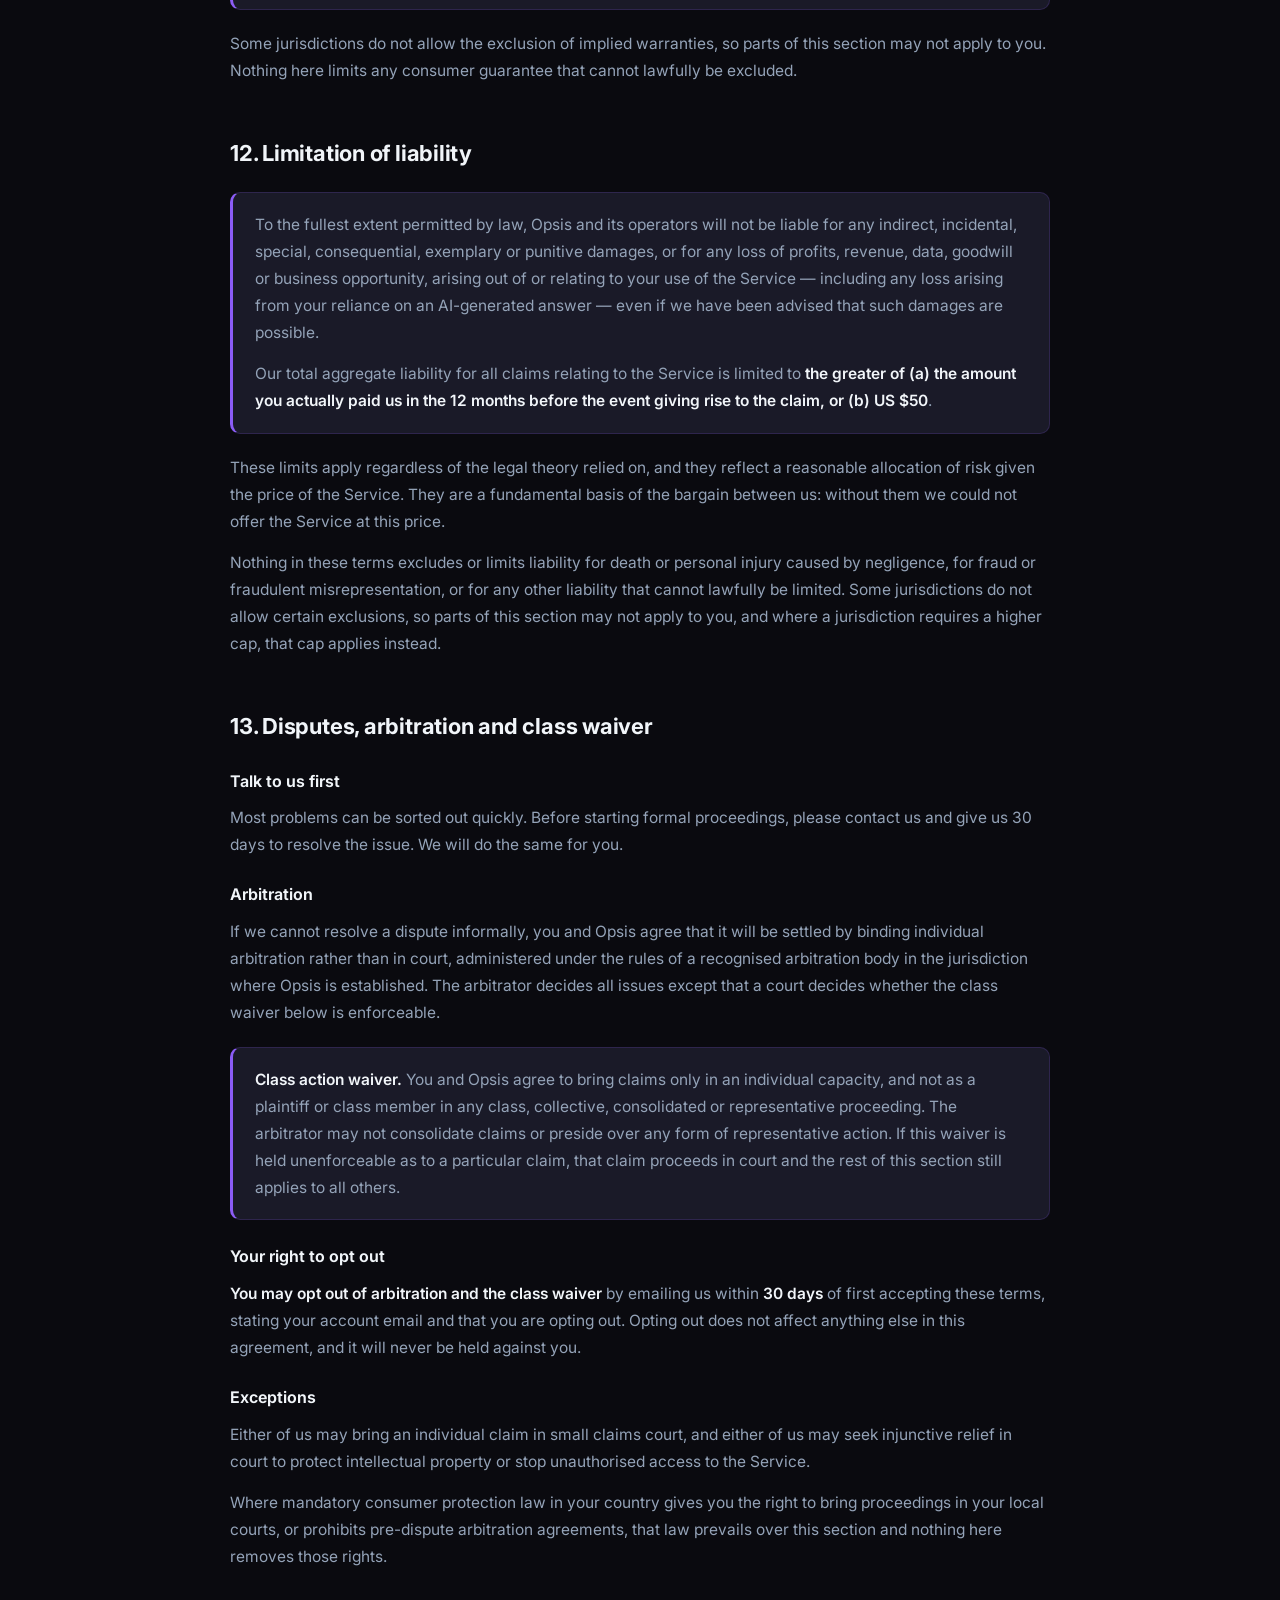
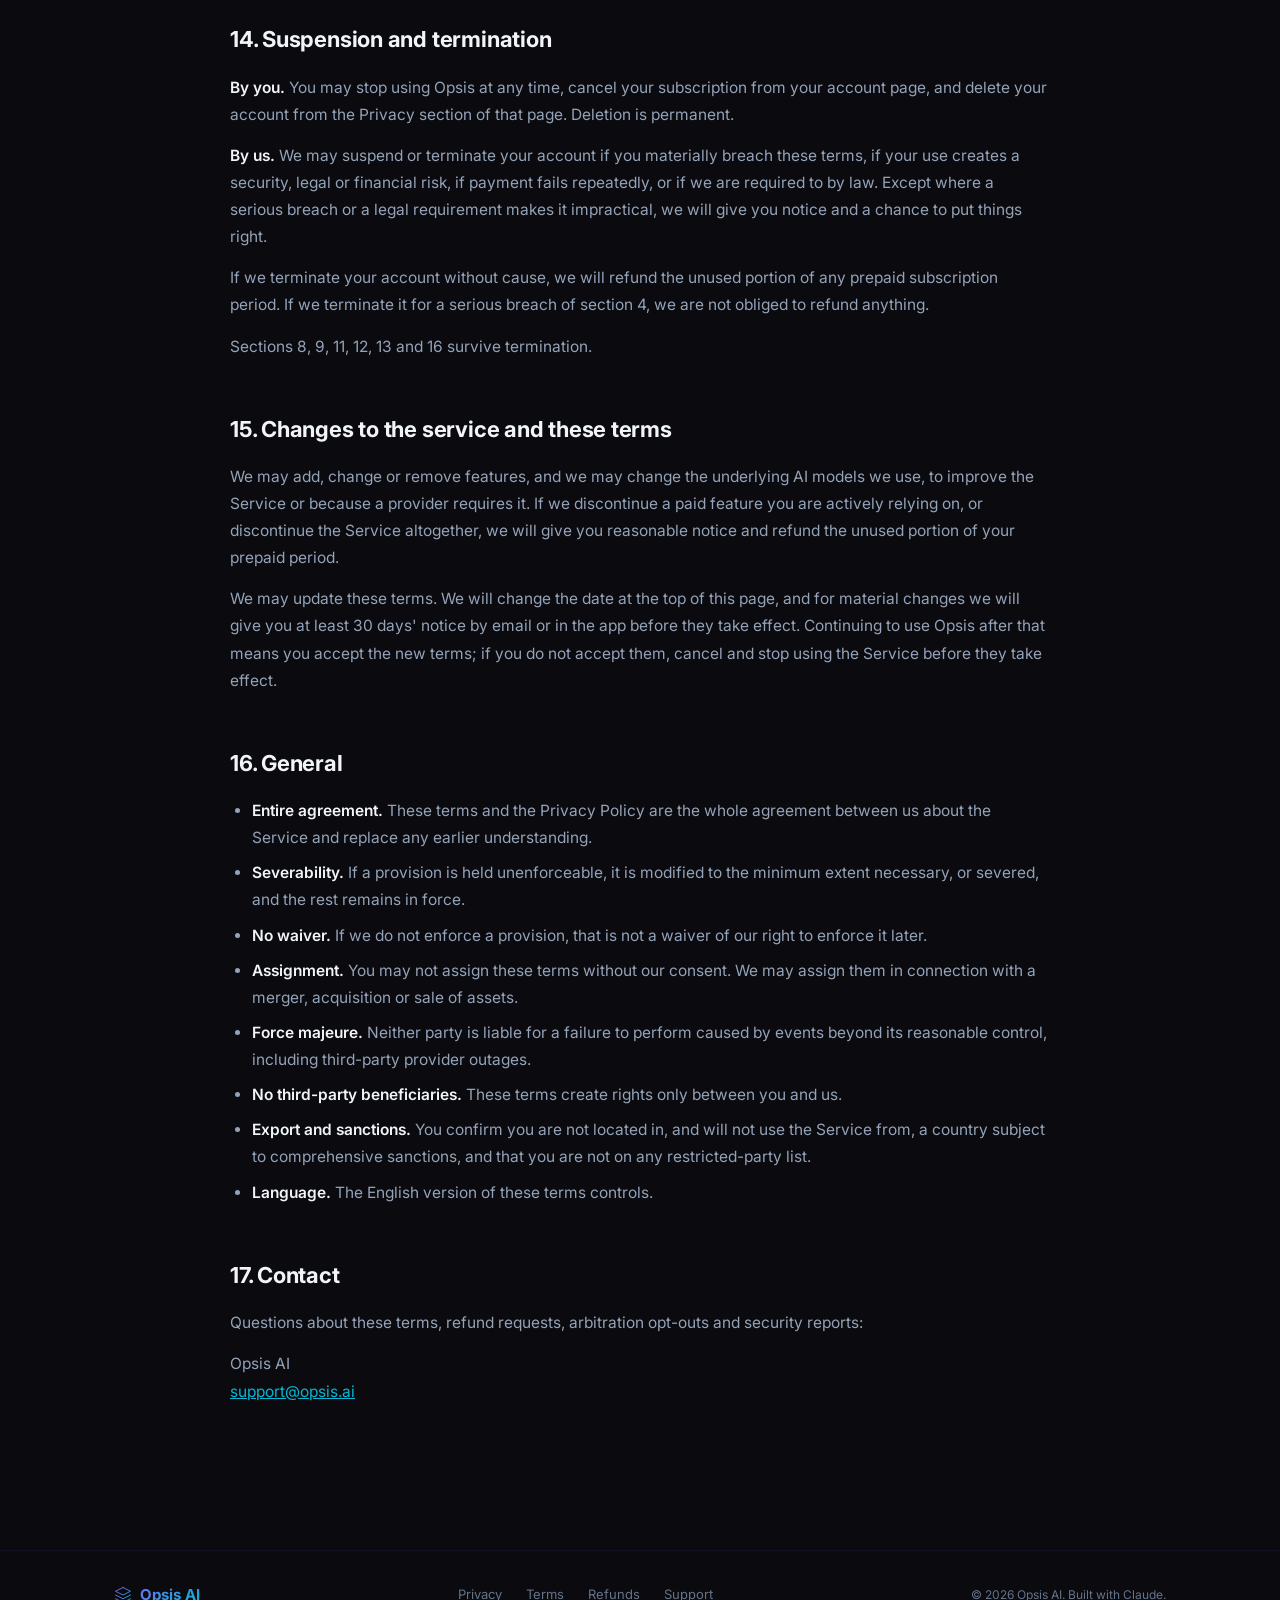
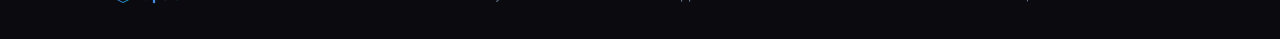
<file: terms.html>
<!DOCTYPE html>
<html lang="en">
<head>
  <meta charset="UTF-8" />
  <meta name="viewport" content="width=device-width, initial-scale=1.0" />
  <title>Terms of Service — Opsis AI</title>
  <meta name="description" content="The terms that govern your use of Opsis AI, including billing, refunds and liability." />
  <link rel="preconnect" href="https://fonts.googleapis.com" />
  <link href="https://fonts.googleapis.com/css2?family=Inter:wght@300;400;500;600;700;800&display=swap" rel="stylesheet" />
  <link rel="stylesheet" href="styles.css" />
</head>
<body>

  <nav class="nav">
    <div class="container nav-inner">
      <a href="index.html" class="nav-logo" style="text-decoration:none;color:inherit">
        <svg width="24" height="24" viewBox="0 0 48 48" fill="none">
          <path d="M24 4L4 14l20 10 20-10L24 4zM4 34l20 10 20-10M4 24l20 10 20-10" stroke="url(#ng)" stroke-width="2.5" stroke-linecap="round" stroke-linejoin="round"/>
          <defs><linearGradient id="ng" x1="4" y1="4" x2="44" y2="44" gradientUnits="userSpaceOnUse"><stop stop-color="#8b5cf6"/><stop offset="1" stop-color="#06b6d4"/></linearGradient></defs>
        </svg>
        <span>Opsis AI</span>
      </a>
      <div class="nav-links">
        <a href="index.html#features">Features</a>
        <a href="index.html#pricing">Pricing</a>
        <a href="index.html#faq">FAQ</a>
        <a href="account.html">Account</a>
      </div>
    </div>
  </nav>

  <main class="container legal">

    <div class="legal-header">
      <h1>Terms of Service</h1>
      <p class="legal-updated">Last updated 17 September 2026 &middot; Effective 17 September 2026</p>
    </div>

    <div class="legal-summary">
      <h2>The short version</h2>
      <ul>
        <li><strong>Opsis gives you AI-generated answers, and AI gets things wrong.</strong> Check anything that matters before you rely on it.</li>
        <li><strong>Subscriptions renew automatically</strong> until you cancel. You can cancel any time from your account page, effective at the end of the period you have already paid for.</li>
        <li><strong>Refunds:</strong> 14 days on your first subscription payment if you have used fewer than 50 credits. Top-up credit packs are final. Full detail in section 7.</li>
        <li><strong>Credits:</strong> monthly plan credits reset each billing cycle and do not roll over. Purchased top-up credits do not expire.</li>
        <li><strong>Don't abuse the service</strong> &mdash; no reselling, scraping, reverse engineering, or using it to break the law or someone else's rights.</li>
        <li><strong>Disputes are resolved by individual arbitration,</strong> not class actions, unless you opt out within 30 days. See section 13.</li>
      </ul>
      <p style="color:var(--text-3);font-size:13.5px;margin:14px 0 0">This summary is for convenience and is not part of the agreement. The sections below control.</p>
    </div>

    <nav class="legal-toc">
      <a href="#agreement">1. Agreement to these terms</a>
      <a href="#service">2. What Opsis does</a>
      <a href="#accounts">3. Your account</a>
      <a href="#acceptable">4. Acceptable use</a>
      <a href="#credits">5. Credits and plans</a>
      <a href="#billing">6. Billing and auto-renewal</a>
      <a href="#refunds">7. Refunds and cancellation</a>
      <a href="#ai">8. AI output: accuracy and reliance</a>
      <a href="#ip">9. Intellectual property</a>
      <a href="#privacy">10. Privacy</a>
      <a href="#warranty">11. Disclaimer of warranties</a>
      <a href="#liability">12. Limitation of liability</a>
      <a href="#disputes">13. Disputes, arbitration and class waiver</a>
      <a href="#termination">14. Suspension and termination</a>
      <a href="#changes">15. Changes to the service and these terms</a>
      <a href="#general">16. General</a>
      <a href="#contact">17. Contact</a>
    </nav>

    <section id="agreement">
      <h2>1. Agreement to these terms</h2>
      <p>These Terms of Service form a binding agreement between you and Opsis AI ("Opsis", "we", "us") and govern your use of the Opsis desktop application, this website, and our API (together, the "Service").</p>
      <p>By creating an account, downloading the app, or making a purchase, you accept these terms. If you do not accept them, do not use the Service. If you are using Opsis on behalf of an organisation, you confirm you have authority to bind that organisation, and "you" means that organisation.</p>
      <p>You must be at least 16 years old, and old enough to enter a binding contract where you live, to use Opsis.</p>
    </section>

    <section id="service">
      <h2>2. What Opsis does</h2>
      <p>Opsis captures an image of your screen when you ask it to, sends that image and your question to a third-party AI provider, and shows you the answer. It is a tool for interpreting what is already on your screen. It is not a professional adviser, and the answers it produces are generated by a statistical model rather than verified by a person.</p>
      <p>The Service depends on third parties &mdash; principally our AI provider, our database host and our payment processor. Interruptions to those services will interrupt Opsis, and some are outside our control.</p>
    </section>

    <section id="accounts">
      <h2>3. Your account</h2>
      <ul>
        <li>Give accurate information when you sign up, and keep your email address current so we can reach you about billing and security.</li>
        <li>You are responsible for keeping your password secret and for everything done through your account. Tell us promptly if you believe it has been compromised.</li>
        <li>One account per person. Accounts are for your own use and may not be shared, sold or transferred.</li>
        <li>Creating multiple accounts to obtain additional free credits is a breach of these terms, and we may reclaim the credits and close the accounts.</li>
      </ul>
    </section>

    <section id="acceptable">
      <h2>4. Acceptable use</h2>
      <p>You agree not to:</p>
      <ul>
        <li>Use Opsis for anything unlawful, or to infringe anyone's intellectual property, privacy or other rights.</li>
        <li>Capture and transmit content you have no right to disclose &mdash; for example material covered by a confidentiality agreement, a professional duty, or another person's privacy.</li>
        <li>Resell, sublicense, rent, or provide the Service to third parties, or use it to build a competing product.</li>
        <li>Reverse engineer, decompile or disassemble the app, except to the extent that applicable law expressly permits it.</li>
        <li>Access the Service by any means other than the official app and website &mdash; no scripted clients, scrapers, or automated bulk querying.</li>
        <li>Circumvent credits, rate limits, plan gating, or any other technical restriction.</li>
        <li>Interfere with the Service's operation, probe it for vulnerabilities without our written permission, or attempt to gain unauthorised access to any system or account.</li>
        <li>Use Opsis to generate content that is unlawful, that harasses or defames someone, or that sexually exploits a child.</li>
      </ul>
      <p>If you believe you have found a security vulnerability, we would rather hear about it than not. Report it to the address in section 17 and give us a reasonable chance to fix it before disclosing it publicly.</p>
    </section>

    <section id="credits">
      <h2>5. Credits and plans</h2>
      <ul>
        <li>One screen analysis consumes one credit. A free follow-up question may be available for a short window after an analysis on the free plan; this is a courtesy and we may change or withdraw it.</li>
        <li>New accounts receive a one-off allocation of free credits.</li>
        <li><strong>Paid plan credits reset at the start of each billing cycle and do not roll over.</strong> Unused monthly credits are lost at renewal.</li>
        <li><strong>Purchased top-up credits do not expire</strong> and are carried across billing cycles. Monthly plan credits are spent before top-up credits.</li>
        <li>Credits have no cash value, are not a stored-value or prepaid instrument, cannot be redeemed for money, and cannot be transferred between accounts.</li>
        <li>Some models and features are available only on paid plans, as described on the pricing page at the time you subscribe.</li>
        <li>If a request fails because of a fault on our side, it should not consume a credit. If you believe you have been charged a credit in error, contact us and we will restore it.</li>
      </ul>
    </section>

    <section id="billing">
      <h2>6. Billing and auto-renewal</h2>
      <p>Payments are processed by Stripe. We do not receive or store your card details. By subscribing you also accept Stripe's terms as they apply to the payment.</p>

      <div class="legal-callout">
        <p><strong>Automatic renewal.</strong> Paid plans renew automatically at the end of each billing period &mdash; monthly for the monthly plan, annually for the annual plan &mdash; and the payment method on file is charged the then-current price, until you cancel. You may cancel at any time from your account page. Cancelling stops future charges; it does not refund the period you are currently in.</p>
      </div>

      <ul>
        <li>Prices are in US dollars and exclude any tax that may apply, which is calculated at checkout where required.</li>
        <li>If a payment fails, we may retry it. If it continues to fail, your plan reverts to free and paid features stop.</li>
        <li>We may change our prices. A change to your recurring price takes effect at your next renewal, and we will give you at least 30 days' notice by email. If you do not accept the new price, cancel before that renewal.</li>
        <li>You are responsible for any bank or card fees your provider charges.</li>
      </ul>
    </section>

    <section id="refunds">
      <h2>7. Refunds and cancellation</h2>

      <h3>Cancelling</h3>
      <p>Cancel any time from the Billing tab of your <a href="account.html">account page</a>. Your plan stays active until the end of the period you have already paid for, and then reverts to free. No further charges are made.</p>

      <h3>When we refund</h3>
      <ul>
        <li><strong>First subscription payment:</strong> refundable in full within 14 days of that payment, provided you have used fewer than 50 credits in the period. This is our satisfaction guarantee and it applies once per customer.</li>
        <li><strong>Charged in error, or charged after cancelling:</strong> refunded in full, always. Tell us and we will fix it.</li>
        <li><strong>The Service was substantially unavailable</strong> for a prolonged period during your billing cycle: contact us and we will refund or credit you a fair amount for the affected period.</li>
        <li><strong>Where the law gives you a stronger right to a refund</strong> &mdash; for example the statutory right of withdrawal for consumers in the EU and UK &mdash; that right applies and nothing in this section limits it.</li>
      </ul>

      <h3>When we do not refund</h3>
      <ul>
        <li>Renewal payments after the first, unless one of the cases above applies. Cancel before the renewal date to avoid them.</li>
        <li>Top-up credit packs, once purchased. They are a one-time consumable and do not expire, so please buy them deliberately.</li>
        <li>Partial or unused portions of a billing period following a mid-cycle cancellation.</li>
        <li>Accounts terminated for a serious breach of section 4.</li>
        <li>Dissatisfaction with the accuracy of an AI answer. Please read section 8 before subscribing &mdash; it explains plainly what the Service can and cannot do.</li>
      </ul>

      <p>To request a refund, email us from the address on your account, with the date and amount of the charge. We aim to respond within 5 business days, and approved refunds are returned to the original payment method, typically within 5&ndash;10 business days once issued.</p>
      <p>If you believe a charge is wrong, please contact us before disputing it with your bank &mdash; we can almost always resolve it faster, and a chargeback raised without contacting us first may result in the account being suspended.</p>
    </section>

    <section id="ai">
      <h2>8. AI output: accuracy and reliance</h2>

      <div class="legal-callout">
        <p><strong>Opsis produces AI-generated answers, and they can be wrong.</strong> Large language models misread images, miscalculate, and state incorrect things confidently and persuasively. An answer that sounds certain is not therefore correct. You are responsible for verifying anything you act on.</p>
      </div>

      <p>In particular:</p>
      <ul>
        <li>Opsis does not provide legal, medical, financial, tax, engineering, or other professional advice, and no answer it produces creates a professional relationship of any kind. Consult a qualified professional for those matters.</li>
        <li>Do not rely on Opsis where an error could cause injury, financial loss, legal exposure, or other serious harm. It is not designed or tested for safety-critical use.</li>
        <li>Answers are generated fresh each time. The same question may produce different answers, and we do not guarantee consistency.</li>
        <li>We do not warrant that any answer is accurate, complete, current, or fit for your purpose.</li>
        <li>You are responsible for making sure your own use of Opsis complies with the rules, policies, contracts and professional obligations that apply to you.</li>
      </ul>

      <p>As between you and us, you own the answers Opsis returns to you, to the extent they can be owned. Note that AI-generated material may not be protectable by copyright in some jurisdictions, and that a model can produce output resembling third-party material &mdash; we make no representation that any output is free of third-party rights.</p>
    </section>

    <section id="ip">
      <h2>9. Intellectual property</h2>
      <p><strong>Ours.</strong> The Opsis application, website, API, name and branding are owned by us and protected by intellectual property law. We grant you a personal, non-exclusive, non-transferable, revocable licence to use the app for its intended purpose while your account is in good standing. No other rights are granted.</p>
      <p><strong>Yours.</strong> You keep all rights in the screen content you submit. You grant us only the limited licence needed to transmit and process that content to produce your answer, and nothing more. We do not use your content to train models, and we do not retain your captures &mdash; see the <a href="privacy.html">Privacy Policy</a>.</p>
      <p><strong>Feedback.</strong> If you send us suggestions, we may use them freely and without obligation to you.</p>
    </section>

    <section id="privacy">
      <h2>10. Privacy</h2>
      <p>Our <a href="privacy.html">Privacy Policy</a> explains what we collect and how we handle it, and forms part of these terms. In short: screen captures are processed in transit and not stored, and we do not sell your data.</p>
      <p>You are responsible for what you choose to capture. If your screen contains other people's personal data, confidential information, or regulated material, you are responsible for having the right to transmit it.</p>
    </section>

    <section id="warranty">
      <h2>11. Disclaimer of warranties</h2>
      <div class="legal-callout">
        <p>To the fullest extent permitted by law, the Service is provided <strong>"as is" and "as available", without warranties of any kind</strong>, whether express, implied or statutory. We specifically disclaim the implied warranties of merchantability, fitness for a particular purpose, title, and non-infringement.</p>
        <p>We do not warrant that the Service will be uninterrupted, timely, secure or error-free, that defects will be corrected, or that any answer will be accurate or reliable.</p>
      </div>
      <p>Some jurisdictions do not allow the exclusion of implied warranties, so parts of this section may not apply to you. Nothing here limits any consumer guarantee that cannot lawfully be excluded.</p>
    </section>

    <section id="liability">
      <h2>12. Limitation of liability</h2>
      <div class="legal-callout">
        <p>To the fullest extent permitted by law, Opsis and its operators will not be liable for any indirect, incidental, special, consequential, exemplary or punitive damages, or for any loss of profits, revenue, data, goodwill or business opportunity, arising out of or relating to your use of the Service &mdash; including any loss arising from your reliance on an AI-generated answer &mdash; even if we have been advised that such damages are possible.</p>
        <p>Our total aggregate liability for all claims relating to the Service is limited to <strong>the greater of (a) the amount you actually paid us in the 12 months before the event giving rise to the claim, or (b) US $50</strong>.</p>
      </div>
      <p>These limits apply regardless of the legal theory relied on, and they reflect a reasonable allocation of risk given the price of the Service. They are a fundamental basis of the bargain between us: without them we could not offer the Service at this price.</p>
      <p>Nothing in these terms excludes or limits liability for death or personal injury caused by negligence, for fraud or fraudulent misrepresentation, or for any other liability that cannot lawfully be limited. Some jurisdictions do not allow certain exclusions, so parts of this section may not apply to you, and where a jurisdiction requires a higher cap, that cap applies instead.</p>
    </section>

    <section id="disputes">
      <h2>13. Disputes, arbitration and class waiver</h2>

      <h3>Talk to us first</h3>
      <p>Most problems can be sorted out quickly. Before starting formal proceedings, please contact us and give us 30 days to resolve the issue. We will do the same for you.</p>

      <h3>Arbitration</h3>
      <p>If we cannot resolve a dispute informally, you and Opsis agree that it will be settled by binding individual arbitration rather than in court, administered under the rules of a recognised arbitration body in the jurisdiction where Opsis is established. The arbitrator decides all issues except that a court decides whether the class waiver below is enforceable.</p>

      <div class="legal-callout">
        <p><strong>Class action waiver.</strong> You and Opsis agree to bring claims only in an individual capacity, and not as a plaintiff or class member in any class, collective, consolidated or representative proceeding. The arbitrator may not consolidate claims or preside over any form of representative action. If this waiver is held unenforceable as to a particular claim, that claim proceeds in court and the rest of this section still applies to all others.</p>
      </div>

      <h3>Your right to opt out</h3>
      <p><strong>You may opt out of arbitration and the class waiver</strong> by emailing us within <strong>30 days</strong> of first accepting these terms, stating your account email and that you are opting out. Opting out does not affect anything else in this agreement, and it will never be held against you.</p>

      <h3>Exceptions</h3>
      <p>Either of us may bring an individual claim in small claims court, and either of us may seek injunctive relief in court to protect intellectual property or stop unauthorised access to the Service.</p>
      <p>Where mandatory consumer protection law in your country gives you the right to bring proceedings in your local courts, or prohibits pre-dispute arbitration agreements, that law prevails over this section and nothing here removes those rights.</p>
    </section>

    <section id="termination">
      <h2>14. Suspension and termination</h2>
      <p><strong>By you.</strong> You may stop using Opsis at any time, cancel your subscription from your account page, and delete your account from the Privacy section of that page. Deletion is permanent.</p>
      <p><strong>By us.</strong> We may suspend or terminate your account if you materially breach these terms, if your use creates a security, legal or financial risk, if payment fails repeatedly, or if we are required to by law. Except where a serious breach or a legal requirement makes it impractical, we will give you notice and a chance to put things right.</p>
      <p>If we terminate your account without cause, we will refund the unused portion of any prepaid subscription period. If we terminate it for a serious breach of section 4, we are not obliged to refund anything.</p>
      <p>Sections 8, 9, 11, 12, 13 and 16 survive termination.</p>
    </section>

    <section id="changes">
      <h2>15. Changes to the service and these terms</h2>
      <p>We may add, change or remove features, and we may change the underlying AI models we use, to improve the Service or because a provider requires it. If we discontinue a paid feature you are actively relying on, or discontinue the Service altogether, we will give you reasonable notice and refund the unused portion of your prepaid period.</p>
      <p>We may update these terms. We will change the date at the top of this page, and for material changes we will give you at least 30 days' notice by email or in the app before they take effect. Continuing to use Opsis after that means you accept the new terms; if you do not accept them, cancel and stop using the Service before they take effect.</p>
    </section>

    <section id="general">
      <h2>16. General</h2>
      <ul>
        <li><strong>Entire agreement.</strong> These terms and the Privacy Policy are the whole agreement between us about the Service and replace any earlier understanding.</li>
        <li><strong>Severability.</strong> If a provision is held unenforceable, it is modified to the minimum extent necessary, or severed, and the rest remains in force.</li>
        <li><strong>No waiver.</strong> If we do not enforce a provision, that is not a waiver of our right to enforce it later.</li>
        <li><strong>Assignment.</strong> You may not assign these terms without our consent. We may assign them in connection with a merger, acquisition or sale of assets.</li>
        <li><strong>Force majeure.</strong> Neither party is liable for a failure to perform caused by events beyond its reasonable control, including third-party provider outages.</li>
        <li><strong>No third-party beneficiaries.</strong> These terms create rights only between you and us.</li>
        <li><strong>Export and sanctions.</strong> You confirm you are not located in, and will not use the Service from, a country subject to comprehensive sanctions, and that you are not on any restricted-party list.</li>
        <li><strong>Language.</strong> The English version of these terms controls.</li>
      </ul>
    </section>

    <section id="contact">
      <h2>17. Contact</h2>
      <p>Questions about these terms, refund requests, arbitration opt-outs and security reports:</p>
      <address>
        Opsis AI<br />
        <a href="mailto:support@opsis.ai">support@opsis.ai</a>
      </address>
    </section>

  </main>

  <footer class="footer">
    <div class="container footer-inner">
      <div class="footer-logo">
        <svg width="18" height="18" viewBox="0 0 48 48" fill="none"><path d="M24 4L4 14l20 10 20-10L24 4zM4 34l20 10 20-10M4 24l20 10 20-10" stroke="url(#fg)" stroke-width="2.5" stroke-linecap="round" stroke-linejoin="round"/><defs><linearGradient id="fg" x1="4" y1="4" x2="44" y2="44" gradientUnits="userSpaceOnUse"><stop stop-color="#8b5cf6"/><stop offset="1" stop-color="#06b6d4"/></linearGradient></defs></svg>
        <span>Opsis AI</span>
      </div>
      <div class="footer-links">
        <a href="privacy.html">Privacy</a>
        <a href="terms.html">Terms</a>
        <a href="terms.html#refunds">Refunds</a>
        <a href="mailto:support@opsis.ai">Support</a>
      </div>
      <p class="footer-copy">&copy; 2026 Opsis AI. Built with Claude.</p>
    </div>
  </footer>

</body>
</html>
</file>
<file: styles.css>
*, *::before, *::after { box-sizing: border-box; margin: 0; padding: 0; }

:root {
  --bg:        #0a0a0f;
  --surface:   #12121a;
  --surface-2: #1a1a28;
  --border:    rgba(139,92,246,0.08);
  --border-hi: rgba(139,92,246,0.18);
  --accent:    #8b5cf6;
  --accent-2:  #06b6d4;
  --grad:      linear-gradient(135deg, #8b5cf6 0%, #06b6d4 100%);
  --grad-subtle: linear-gradient(135deg, rgba(139,92,246,0.12) 0%, rgba(6,182,212,0.12) 100%);
  --glow-purple: rgba(139,92,246,0.4);
  --glow-cyan:   rgba(6,182,212,0.3);
  --text:      #f1f5f9;
  --text-2:    #94a3b8;
  --text-3:    #64748b;
  --success:   #10b981;
  --radius:    16px;
  --radius-sm: 10px;
}

html { scroll-behavior: smooth; }

body {
  font-family: 'Inter', -apple-system, BlinkMacSystemFont, sans-serif;
  background: var(--bg);
  color: var(--text);
  line-height: 1.6;
  -webkit-font-smoothing: antialiased;
}

.container {
  max-width: 1100px;
  margin: 0 auto;
  padding: 0 24px;
}

.hidden { display: none !important; }

/* ── Buttons ────────────────────────────────────────────────────────────── */
.btn {
  display: inline-flex;
  align-items: center;
  gap: 8px;
  padding: 12px 24px;
  border-radius: 12px;
  font-size: 14px;
  font-weight: 600;
  text-decoration: none;
  cursor: pointer;
  transition: all 0.25s cubic-bezier(0.4, 0, 0.2, 1);
  border: none;
  font-family: inherit;
  position: relative;
}
.btn-primary {
  background: var(--grad);
  color: white;
  box-shadow:
    0 0 20px rgba(139,92,246,0.3),
    0 0 60px rgba(139,92,246,0.15),
    0 4px 20px rgba(0,0,0,0.3);
}
.btn-primary:hover {
  transform: translateY(-2px);
  box-shadow:
    0 0 30px rgba(139,92,246,0.5),
    0 0 80px rgba(139,92,246,0.2),
    0 8px 32px rgba(0,0,0,0.4);
}
.btn-outline {
  background: transparent;
  color: var(--text);
  border: 1px solid var(--border-hi);
  backdrop-filter: blur(8px);
}
.btn-outline:hover {
  background: rgba(139,92,246,0.08);
  border-color: rgba(139,92,246,0.4);
  box-shadow: 0 0 20px rgba(139,92,246,0.1);
}
.btn-ghost { background: transparent; color: var(--text-2); }
.btn-ghost:hover { color: var(--text); }
.btn-lg { padding: 16px 32px; font-size: 16px; border-radius: 14px; }
.w-full { width: 100%; justify-content: center; }

/* ── Nav ────────────────────────────────────────────────────────────────── */
.nav {
  position: sticky;
  top: 0;
  z-index: 100;
  background: rgba(10,10,15,0.8);
  backdrop-filter: blur(20px);
  -webkit-backdrop-filter: blur(20px);
  border-bottom: 1px solid var(--border);
}
.nav-inner {
  display: flex;
  align-items: center;
  justify-content: space-between;
  height: 64px;
}
.nav-logo {
  display: flex;
  align-items: center;
  gap: 9px;
  font-size: 17px;
  font-weight: 700;
  background: var(--grad);
  -webkit-background-clip: text;
  -webkit-text-fill-color: transparent;
}
.nav-links { display: flex; gap: 32px; }
.nav-links a {
  color: var(--text-2);
  text-decoration: none;
  font-size: 14px;
  font-weight: 500;
  transition: color 0.2s;
  position: relative;
}
.nav-links a:hover { color: var(--text); }
.nav-links a::after {
  content: '';
  position: absolute;
  bottom: -4px;
  left: 0;
  width: 0;
  height: 2px;
  background: var(--grad);
  border-radius: 1px;
  transition: width 0.25s;
}
.nav-links a:hover::after { width: 100%; }

/* ── Hero ───────────────────────────────────────────────────────────────── */
.hero {
  position: relative;
  overflow: hidden;
  padding: 90px 0 0;
}
.hero-bg {
  position: absolute;
  inset: 0;
  pointer-events: none;
}
.orb {
  position: absolute;
  border-radius: 50%;
  filter: blur(100px);
}
.orb-1 {
  width: 700px; height: 700px;
  top: -200px; left: -150px;
  background: radial-gradient(circle, rgba(139,92,246,0.25) 0%, transparent 60%);
  animation: orbFloat 8s ease-in-out infinite;
}
.orb-2 {
  width: 500px; height: 500px;
  top: 0; right: -100px;
  background: radial-gradient(circle, rgba(6,182,212,0.2) 0%, transparent 60%);
  animation: orbFloat 10s ease-in-out infinite reverse;
}
@keyframes orbFloat {
  0%, 100% { transform: translate(0, 0); }
  50% { transform: translate(30px, 20px); }
}

.grid-lines {
  position: absolute;
  inset: 0;
  background-image:
    linear-gradient(rgba(139,92,246,0.04) 1px, transparent 1px),
    linear-gradient(90deg, rgba(139,92,246,0.04) 1px, transparent 1px);
  background-size: 64px 64px;
  mask-image: linear-gradient(180deg, transparent 0%, black 20%, black 80%, transparent 100%);
}

.hero-inner {
  position: relative;
  text-align: center;
  max-width: 720px;
  margin: 0 auto;
}
.hero-badge {
  display: inline-flex;
  align-items: center;
  gap: 7px;
  padding: 6px 16px;
  background: rgba(139,92,246,0.1);
  border: 1px solid rgba(139,92,246,0.3);
  border-radius: 99px;
  font-size: 12px;
  font-weight: 600;
  color: #a78bfa;
  letter-spacing: 0.3px;
  margin-bottom: 32px;
  box-shadow: 0 0 20px rgba(139,92,246,0.15);
}
.badge-dot {
  width: 6px; height: 6px;
  border-radius: 50%;
  background: #8b5cf6;
  box-shadow: 0 0 10px rgba(139,92,246,0.9);
  animation: blink 2s infinite;
}
@keyframes blink { 0%,100%{opacity:1} 50%{opacity:0.3} }

h1 {
  font-size: clamp(52px, 8vw, 84px);
  font-weight: 800;
  line-height: 1.05;
  letter-spacing: -2.5px;
  margin-bottom: 28px;
}
.grad-text {
  background: var(--grad);
  -webkit-background-clip: text;
  -webkit-text-fill-color: transparent;
}
.hero-sub {
  font-size: 18px;
  color: var(--text-2);
  line-height: 1.7;
  max-width: 540px;
  margin: 0 auto 40px;
}
.hero-cta {
  display: flex;
  align-items: center;
  justify-content: center;
  gap: 14px;
  flex-wrap: wrap;
  margin-bottom: 16px;
}
.hero-note { font-size: 12px; color: var(--text-3); }

/* App mockup */
.mockup-wrap {
  position: relative;
  display: flex;
  justify-content: center;
  margin-top: 72px;
  padding-bottom: 0;
}
.mockup-wrap::before {
  content: '';
  position: absolute;
  bottom: -20px; left: 50%;
  transform: translateX(-50%);
  width: 700px; height: 300px;
  background: radial-gradient(ellipse at center bottom, rgba(139,92,246,0.25) 0%, rgba(6,182,212,0.08) 40%, transparent 70%);
  pointer-events: none;
}

.mockup-frame {
  width: 360px;
  background: #0a0a0f;
  border: 1px solid rgba(139,92,246,0.35);
  border-radius: 20px;
  overflow: hidden;
  box-shadow:
    0 0 0 1px rgba(139,92,246,0.1),
    0 0 40px rgba(139,92,246,0.15),
    0 0 100px rgba(139,92,246,0.08),
    0 40px 100px rgba(0,0,0,0.5);
  position: relative;
}

.mockup-titlebar {
  display: flex;
  align-items: center;
  justify-content: space-between;
  padding: 12px 16px;
  background: var(--surface);
  border-bottom: 1px solid var(--border);
}
.mockup-logo { display: flex; align-items: center; gap: 6px; font-size: 12px; font-weight: 700; background: var(--grad); -webkit-background-clip: text; -webkit-text-fill-color: transparent; }
.mockup-status { display: flex; align-items: center; gap: 5px; font-size: 10px; color: var(--text-3); }
.dot-green { width: 6px; height: 6px; border-radius: 50%; background: var(--success); box-shadow: 0 0 8px rgba(16,185,129,0.6); }
.mockup-controls { display: flex; gap: 5px; }
.mockup-controls span { width: 10px; height: 10px; border-radius: 50%; background: rgba(255,255,255,0.1); }

.mockup-body { padding: 18px; display: flex; flex-direction: column; gap: 12px; min-height: 210px; }

.mockup-msg { display: flex; gap: 8px; align-items: flex-start; }
.mockup-msg.user { flex-direction: row-reverse; }
.mockup-avatar {
  width: 28px; height: 28px; border-radius: 50%; flex-shrink: 0;
  background: var(--grad-subtle);
  border: 1px solid rgba(139,92,246,0.3);
}
.mockup-bubble {
  background: var(--surface);
  border: 1px solid var(--border-hi);
  border-radius: 14px;
  border-bottom-left-radius: 4px;
  padding: 10px 14px;
  font-size: 12px;
  line-height: 1.6;
  color: #e2e8f0;
  max-width: 240px;
}
.mockup-bubble code { background: rgba(139,92,246,0.12); padding: 1px 6px; border-radius: 4px; font-size: 10px; color: #a78bfa; }
.mockup-msg.user .mockup-bubble {
  background: var(--grad);
  color: white;
  border: none;
  border-radius: 14px;
  border-bottom-right-radius: 4px;
}
.mockup-dots {
  background: var(--surface);
  border: 1px solid var(--border-hi);
  border-radius: 14px;
  padding: 12px 18px;
  display: flex;
  gap: 5px;
  align-items: center;
}
.mockup-dots span {
  width: 5px; height: 5px; border-radius: 50%;
  background: var(--accent);
  animation: mdot 1.2s infinite;
}
.mockup-dots span:nth-child(2) { animation-delay: 0.2s; }
.mockup-dots span:nth-child(3) { animation-delay: 0.4s; }
@keyframes mdot { 0%,80%,100%{transform:scale(0.8);opacity:0.3} 40%{transform:scale(1.2);opacity:1} }

.mockup-input {
  display: flex;
  align-items: center;
  gap: 8px;
  padding: 12px 16px;
  background: rgba(10,10,15,0.8);
  border-top: 1px solid var(--border);
}
.mockup-textarea {
  flex: 1;
  background: var(--surface);
  border: 1px solid var(--border-hi);
  border-radius: 10px;
  padding: 8px 12px;
  font-size: 11px;
  color: var(--text-3);
}
.mockup-send {
  width: 32px; height: 32px; border-radius: 10px;
  background: var(--grad);
  box-shadow: 0 0 12px rgba(139,92,246,0.4);
}

/* ── Sections shared ────────────────────────────────────────────────────── */
.section-label {
  font-size: 12px;
  font-weight: 700;
  text-transform: uppercase;
  letter-spacing: 1.5px;
  background: var(--grad);
  -webkit-background-clip: text;
  -webkit-text-fill-color: transparent;
  margin-bottom: 14px;
}
.section-title {
  font-size: clamp(34px, 4.5vw, 52px);
  font-weight: 800;
  line-height: 1.1;
  letter-spacing: -1.5px;
  margin-bottom: 16px;
}
.section-sub { font-size: 16px; color: var(--text-2); margin-bottom: 48px; }

/* ── Features ───────────────────────────────────────────────────────────── */
.features {
  padding: 140px 0;
  border-top: 1px solid var(--border);
  position: relative;
}
.features > .container { text-align: center; }

.features-grid {
  display: grid;
  grid-template-columns: repeat(3, 1fr);
  gap: 20px;
  margin-top: 60px;
  text-align: left;
}

.feature-card {
  background: var(--surface);
  border: 1px solid var(--border);
  border-radius: var(--radius);
  padding: 32px;
  transition: all 0.3s cubic-bezier(0.4, 0, 0.2, 1);
  position: relative;
  overflow: hidden;
}
.feature-card::before {
  content: '';
  position: absolute;
  top: 0; left: 0; right: 0;
  height: 1px;
  background: var(--grad);
  opacity: 0;
  transition: opacity 0.3s;
}
.feature-card:hover {
  border-color: rgba(139,92,246,0.3);
  transform: translateY(-4px);
  box-shadow: 0 20px 60px rgba(139,92,246,0.08), 0 0 40px rgba(139,92,246,0.05);
}
.feature-card:hover::before { opacity: 1; }

.feature-icon {
  width: 48px; height: 48px;
  background: var(--grad-subtle);
  border: 1px solid rgba(139,92,246,0.25);
  border-radius: 14px;
  display: flex;
  align-items: center;
  justify-content: center;
  margin-bottom: 18px;
  color: var(--accent);
  box-shadow: 0 0 20px rgba(139,92,246,0.1);
}
.feature-icon svg { width: 22px; height: 22px; }

.feature-card h3 { font-size: 16px; font-weight: 600; margin-bottom: 8px; }
.feature-card p  { font-size: 14px; color: var(--text-2); line-height: 1.7; }

/* ── Use Case Gallery ──────────────────────────────────────────────────── */
.usecase-heading {
  margin-top: 80px;
  margin-bottom: 8px;
  text-align: center;
}
.section-subtitle {
  font-size: clamp(24px, 3vw, 36px);
  font-weight: 700;
  letter-spacing: -0.5px;
}

.usecase-grid {
  display: grid;
  grid-template-columns: repeat(2, 1fr);
  gap: 20px;
  margin-top: 40px;
}

.usecase-card {
  background: var(--surface);
  border: 1px solid var(--border);
  border-radius: var(--radius);
  overflow: hidden;
  transition: all 0.3s cubic-bezier(0.4, 0, 0.2, 1);
}
.usecase-card:hover {
  border-color: rgba(139,92,246,0.3);
  transform: translateY(-4px);
  box-shadow: 0 20px 60px rgba(139,92,246,0.08);
}

.usecase-img {
  width: 100%;
  aspect-ratio: 16 / 10;
  background: var(--surface-2);
  overflow: hidden;
  position: relative;
}
.usecase-img img {
  width: 100%;
  height: 100%;
  object-fit: cover;
  display: block;
}
/* Placeholder style when image hasn't loaded */
.usecase-img img[src=""],
.usecase-img img:not([src]) {
  display: none;
}
.usecase-img::before {
  content: '';
  position: absolute;
  inset: 0;
  background: var(--grad-subtle);
  opacity: 0.5;
}
.usecase-img img[src] ~ ::before { display: none; }

.usecase-info {
  padding: 20px 24px;
}
.usecase-info h4 {
  font-size: 15px;
  font-weight: 600;
  margin-bottom: 4px;
}
.usecase-info p {
  font-size: 13px;
  color: var(--text-2);
  line-height: 1.6;
}

@media (max-width: 600px) {
  .usecase-grid { grid-template-columns: 1fr; }
}

/* ── How to Use ─────────────────────────────────────────────────────────── */
.how-to {
  padding: 140px 0;
  border-top: 1px solid var(--border);
}
.how-to > .container { text-align: center; }

.steps-visual {
  display: flex;
  flex-direction: column;
  gap: 24px;
  margin-top: 56px;
  text-align: left;
}

.step-visual-card {
  display: grid;
  grid-template-columns: 1fr 1fr;
  gap: 32px;
  align-items: center;
  background: var(--surface);
  border: 1px solid var(--border);
  border-radius: var(--radius);
  overflow: hidden;
  transition: all 0.3s cubic-bezier(0.4, 0, 0.2, 1);
}
.step-visual-card:nth-child(even) {
  direction: rtl;
}
.step-visual-card:nth-child(even) > * {
  direction: ltr;
}
.step-visual-card:hover {
  border-color: rgba(6,182,212,0.3);
  transform: translateY(-3px);
  box-shadow: 0 16px 48px rgba(6,182,212,0.06);
}

.step-visual-img {
  width: 100%;
  aspect-ratio: 16 / 10;
  background: var(--surface-2);
  overflow: hidden;
  position: relative;
}
.step-visual-img img {
  width: 100%;
  height: 100%;
  object-fit: cover;
  display: block;
}
.step-visual-img::before {
  content: '';
  position: absolute;
  inset: 0;
  background: var(--grad-subtle);
  opacity: 0.3;
}

.step-visual-content {
  padding: 32px;
}

.step-number {
  width: 40px;
  height: 40px;
  border-radius: 50%;
  background: var(--grad);
  color: white;
  font-size: 17px;
  font-weight: 700;
  display: flex;
  align-items: center;
  justify-content: center;
  margin-bottom: 18px;
  box-shadow: 0 0 24px rgba(139,92,246,0.3);
}

.step-visual-content h3 {
  font-size: 18px;
  font-weight: 600;
  color: var(--text);
  margin-bottom: 10px;
}

.step-visual-content p {
  font-size: 14px;
  color: var(--text-2);
  line-height: 1.65;
}

@media (max-width: 768px) {
  .step-visual-card {
    grid-template-columns: 1fr;
  }
  .step-visual-card:nth-child(even) {
    direction: ltr;
  }
  .step-visual-content {
    padding: 24px;
  }
}

.shortcuts-box {
  max-width: 460px;
  margin: 56px auto 0;
  background: var(--surface);
  border: 1px solid var(--border-hi);
  border-radius: var(--radius);
  padding: 28px 32px;
  position: relative;
  overflow: hidden;
}
.shortcuts-box::before {
  content: '';
  position: absolute;
  top: 0; left: 0; right: 0;
  height: 1px;
  background: var(--grad);
}

.shortcuts-box h3 {
  font-size: 14px;
  font-weight: 600;
  color: var(--text);
  margin-bottom: 18px;
  text-align: center;
}

.shortcut-row {
  display: flex;
  align-items: center;
  justify-content: space-between;
  padding: 10px 0;
  border-bottom: 1px solid var(--border);
}

.shortcut-row:last-child {
  border-bottom: none;
}

.shortcut-row kbd {
  background: rgba(139, 92, 246, 0.12);
  border: 1px solid rgba(139, 92, 246, 0.3);
  border-radius: 8px;
  padding: 5px 12px;
  font-size: 12px;
  font-family: 'Inter', monospace;
  font-weight: 600;
  color: var(--accent);
  box-shadow: 0 0 10px rgba(139,92,246,0.08);
}

.shortcut-row span {
  font-size: 13px;
  color: var(--text-2);
}

/* removed old .steps-grid breakpoint — now handled inline above */

/* ── Pricing ────────────────────────────────────────────────────────────── */
.pricing {
  padding: 140px 0;
  border-top: 1px solid var(--border);
  text-align: center;
  position: relative;
}

.pricing-grid {
  display: grid;
  grid-template-columns: repeat(3, 1fr);
  gap: 20px;
  align-items: start;
  text-align: left;
  margin-top: 60px;
}

.pricing-card {
  background: var(--surface);
  border: 1px solid var(--border);
  border-radius: var(--radius);
  padding: 32px;
  position: relative;
  transition: all 0.3s;
}
.pricing-card:hover {
  transform: translateY(-3px);
  border-color: var(--border-hi);
}
.pricing-card.popular {
  border-color: rgba(139,92,246,0.5);
  background: linear-gradient(180deg, rgba(139,92,246,0.08) 0%, var(--surface) 60%);
  box-shadow:
    0 0 40px rgba(139,92,246,0.1),
    0 0 80px rgba(139,92,246,0.05);
}
.pricing-card.popular:hover {
  box-shadow:
    0 0 60px rgba(139,92,246,0.15),
    0 0 120px rgba(139,92,246,0.08);
}

.popular-badge {
  position: absolute;
  top: -12px; left: 50%;
  transform: translateX(-50%);
  background: var(--grad);
  color: white;
  font-size: 11px;
  font-weight: 700;
  padding: 4px 16px;
  border-radius: 99px;
  white-space: nowrap;
  letter-spacing: 0.3px;
  box-shadow: 0 0 20px rgba(139,92,246,0.4);
}
.popular-badge.save {
  background: linear-gradient(135deg, #10b981 0%, #06b6d4 100%);
  box-shadow: 0 0 20px rgba(6,182,212,0.4);
}
.pricing-card.yearly {
  border-color: rgba(6,182,212,0.4);
  background: linear-gradient(180deg, rgba(6,182,212,0.08) 0%, var(--surface) 60%);
}

.plan-name { font-size: 13px; font-weight: 600; color: var(--text-2); margin-bottom: 14px; text-transform: uppercase; letter-spacing: 0.5px; }
.plan-price { margin-bottom: 4px; display: flex; align-items: baseline; gap: 6px; }
.price-amt { font-size: 42px; font-weight: 800; letter-spacing: -2px; line-height: 1; }
.price-unit { font-size: 13px; color: var(--text-2); }
.plan-credits { font-size: 13px; color: var(--text-3); margin-bottom: 24px; }
.plan-credits em { color: var(--accent-2); font-style: normal; }

.plan-features {
  list-style: none;
  display: flex;
  flex-direction: column;
  gap: 10px;
  margin-bottom: 28px;
}
.plan-features li {
  font-size: 13.5px;
  color: var(--text-2);
  display: flex;
  align-items: center;
  gap: 10px;
}
.plan-features li::before {
  content: '';
  width: 18px; height: 18px;
  background: url("data:image/svg+xml,%3Csvg viewBox='0 0 20 20' fill='%2310b981' xmlns='http://www.w3.org/2000/svg'%3E%3Cpath fill-rule='evenodd' d='M16.707 5.293a1 1 0 010 1.414l-8 8a1 1 0 01-1.414 0l-4-4a1 1 0 011.414-1.414L8 12.586l7.293-7.293a1 1 0 011.414 0z' clip-rule='evenodd'/%3E%3C/svg%3E") center / contain no-repeat;
  flex-shrink: 0;
}

.pricing-note { font-size: 12px; color: var(--text-3); margin-top: 32px; line-height: 1.7; }

/* ── FAQ ────────────────────────────────────────────────────────────────── */
.faq { padding: 140px 0; border-top: 1px solid var(--border); }
.faq-inner { max-width: 700px; }

.faq-list { display: flex; flex-direction: column; gap: 4px; margin-top: 44px; }

.faq-item {
  border: 1px solid var(--border);
  border-radius: var(--radius-sm);
  overflow: hidden;
  transition: all 0.3s;
}
.faq-item[open] {
  border-color: rgba(139,92,246,0.25);
  background: rgba(139,92,246,0.03);
}

.faq-item summary {
  padding: 18px 22px;
  font-size: 14.5px;
  font-weight: 600;
  cursor: pointer;
  list-style: none;
  display: flex;
  justify-content: space-between;
  align-items: center;
  user-select: none;
  transition: color 0.2s;
}
.faq-item summary:hover { color: var(--accent); }
.faq-item summary::after {
  content: '+';
  font-size: 22px;
  color: var(--text-3);
  font-weight: 300;
  transition: transform 0.3s, color 0.3s;
}
.faq-item[open] summary::after { transform: rotate(45deg); color: var(--accent); }

.faq-item p {
  padding: 0 22px 18px;
  font-size: 14px;
  color: var(--text-2);
  line-height: 1.7;
}
.faq-item code {
  background: rgba(139,92,246,0.1);
  padding: 2px 7px;
  border-radius: 5px;
  font-size: 12px;
  font-family: monospace;
  color: #a78bfa;
}

/* ── CTA ────────────────────────────────────────────────────────────────── */
.cta-section {
  padding: 120px 0;
  border-top: 1px solid var(--border);
  text-align: center;
  position: relative;
  overflow: hidden;
}
.orb-cta {
  width: 800px; height: 400px;
  top: 50%; left: 50%;
  transform: translate(-50%, -50%);
  background: radial-gradient(ellipse, rgba(139,92,246,0.18) 0%, rgba(6,182,212,0.06) 40%, transparent 70%);
  filter: blur(60px);
  pointer-events: none;
  animation: orbFloat 12s ease-in-out infinite;
}
.cta-inner { position: relative; }
.cta-inner h2 { font-size: clamp(30px, 4.5vw, 48px); font-weight: 800; letter-spacing: -1.5px; margin-bottom: 14px; }
.cta-inner p  { font-size: 17px; color: var(--text-2); margin-bottom: 36px; }

/* ── Footer ─────────────────────────────────────────────────────────────── */
.footer { border-top: 1px solid var(--border); padding: 32px 0; }
.footer-inner {
  display: flex;
  align-items: center;
  justify-content: space-between;
  gap: 16px;
  flex-wrap: wrap;
}
.footer-logo { display: flex; align-items: center; gap: 8px; font-size: 15px; font-weight: 700; background: var(--grad); -webkit-background-clip: text; -webkit-text-fill-color: transparent; }
.footer-links { display: flex; gap: 24px; }
.footer-links a { color: var(--text-3); text-decoration: none; font-size: 13px; transition: color 0.2s; }
.footer-links a:hover { color: var(--accent); }
.footer-copy { font-size: 12px; color: var(--text-3); }

/* ── Responsive ─────────────────────────────────────────────────────────── */
@media (max-width: 900px) {
  .features-grid { grid-template-columns: repeat(2, 1fr); }
  .pricing-grid  { grid-template-columns: repeat(2, 1fr); }
  .nav-links { display: none; }
}
@media (max-width: 600px) {
  .features-grid { grid-template-columns: 1fr; }
  .pricing-grid  { grid-template-columns: 1fr; }
  .hero-cta { flex-direction: column; align-items: stretch; }
  .footer-inner  { flex-direction: column; text-align: center; }
}

/* ── Legal pages (privacy, terms) ───────────────────────────────────────── */
.legal {
  padding: 140px 0 100px;
  max-width: 820px;
  margin: 0 auto;
}
.legal-header { margin-bottom: 48px; }
.legal-header h1 {
  font-size: clamp(32px, 5vw, 44px);
  font-weight: 800;
  letter-spacing: -0.02em;
  margin-bottom: 12px;
}
.legal-updated {
  color: var(--text-3);
  font-size: 14px;
}
.legal-summary {
  background: var(--surface);
  border: 1px solid var(--border-hi);
  border-radius: var(--radius);
  padding: 24px 28px;
  margin: 32px 0 48px;
}
.legal-summary h2 {
  font-size: 15px;
  font-weight: 700;
  text-transform: uppercase;
  letter-spacing: 0.08em;
  color: var(--accent-2);
  margin-bottom: 14px;
}
.legal-summary ul { margin: 0; padding-left: 20px; }
.legal-summary li { color: var(--text-2); margin-bottom: 8px; font-size: 15px; }
.legal-summary li:last-child { margin-bottom: 0; }
.legal-summary strong { color: var(--text); }

.legal-toc {
  border-left: 2px solid var(--border-hi);
  padding-left: 20px;
  margin-bottom: 56px;
}
.legal-toc a {
  display: block;
  color: var(--text-2);
  text-decoration: none;
  font-size: 14px;
  padding: 4px 0;
  transition: color 0.2s;
}
.legal-toc a:hover { color: var(--accent-2); }

.legal section { margin-bottom: 44px; scroll-margin-top: 100px; }
.legal h2 {
  font-size: 22px;
  font-weight: 700;
  letter-spacing: -0.01em;
  margin-bottom: 16px;
  padding-top: 8px;
}
.legal h3 {
  font-size: 16px;
  font-weight: 650;
  margin: 24px 0 10px;
  color: var(--text);
}
.legal p, .legal li {
  color: var(--text-2);
  font-size: 15.5px;
  line-height: 1.75;
  margin-bottom: 14px;
}
.legal ul, .legal ol { padding-left: 22px; margin-bottom: 18px; }
.legal li { margin-bottom: 8px; }
.legal strong { color: var(--text); font-weight: 600; }
.legal a { color: var(--accent-2); }
.legal address {
  font-style: normal;
  color: var(--text-2);
  font-size: 15.5px;
  line-height: 1.8;
}

/* Clauses a court expects to be conspicuous. Capitalisation alone reads as
   shouting on a dark background, so these get a panel instead. */
.legal-callout {
  background: var(--surface-2);
  border: 1px solid var(--border-hi);
  border-left: 3px solid var(--accent);
  border-radius: var(--radius-sm);
  padding: 18px 22px;
  margin: 20px 0;
}
.legal-callout p:last-child { margin-bottom: 0; }

.legal-table {
  width: 100%;
  border-collapse: collapse;
  margin: 18px 0 24px;
  font-size: 14.5px;
}
.legal-table th, .legal-table td {
  text-align: left;
  padding: 12px 14px;
  border-bottom: 1px solid var(--border-hi);
  vertical-align: top;
  color: var(--text-2);
}
.legal-table th {
  color: var(--text);
  font-weight: 650;
  font-size: 13px;
  text-transform: uppercase;
  letter-spacing: 0.05em;
}
.legal-table-wrap { overflow-x: auto; }

.pricing-terms {
  max-width: 660px;
  margin: 18px auto 0;
  text-align: center;
  font-size: 12.5px;
  line-height: 1.7;
  color: var(--text-3);
}
.pricing-terms a { color: var(--text-2); text-decoration: underline; text-underline-offset: 2px; }
.pricing-terms a:hover { color: var(--accent-2); }
</file>
